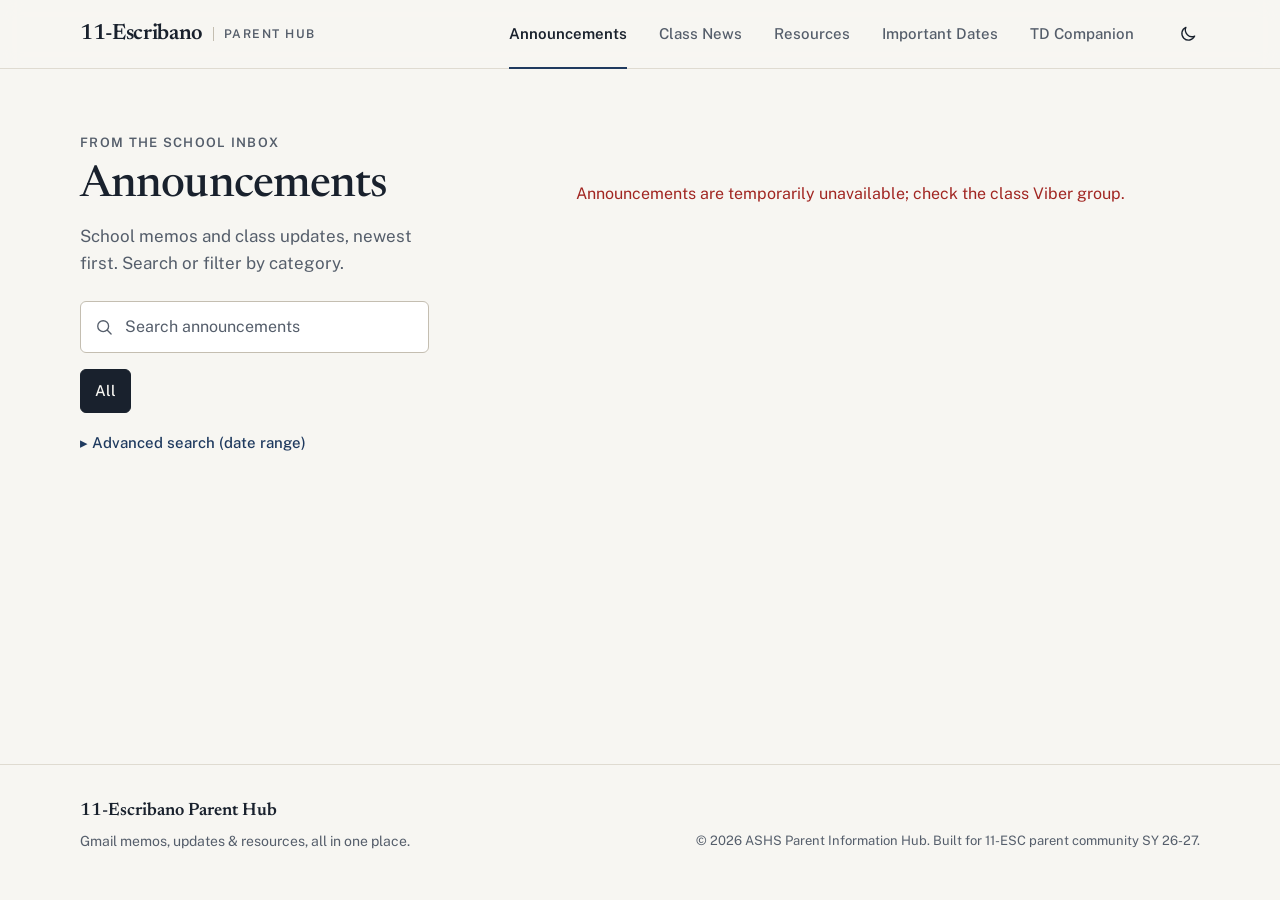
<file: website/index.html>
<!DOCTYPE html>
<html lang="en">
<head>
  <meta charset="UTF-8" />
  <meta name="viewport" content="width=device-width, initial-scale=1.0" />
  <title>School Parent Information Hub</title>
  <meta name="description" content="Latest school announcements, events, and updates for parents." />
  <meta name="robots" content="noindex, nofollow" />
  <link rel="icon" href="favicon.svg" type="image/svg+xml" />
  <link rel="preconnect" href="https://fonts.googleapis.com" />
  <link rel="preconnect" href="https://fonts.gstatic.com" crossorigin />
  <link rel="stylesheet" href="https://fonts.googleapis.com/css2?family=Newsreader:opsz,wght@6..72,500;6..72,600&amp;family=Public+Sans:wght@400;500;600&amp;display=swap" />
  <link rel="stylesheet" href="style.css?v=4" />
  <!-- Applies the saved/system theme before first paint, avoiding a flash
       of the wrong theme. theme.js (loaded later) only handles the toggle. -->
  <script>
    (function () {
      var saved = localStorage.getItem('theme');
      var theme = saved || (window.matchMedia('(prefers-color-scheme: dark)').matches ? 'dark' : 'light');
      document.documentElement.setAttribute('data-theme', theme);
    })();
  </script>
</head>
<body>
  <a class="skip-link" href="#main">Skip to content</a>

  <!-- ============================== HEADER ============================== -->
  <header class="site-header">
    <div class="header-inner">
      <a class="brand" href="index.html">
        <span class="brand-name">11-Escribano</span>
        <span class="brand-sub">Parent Hub</span>
      </a>
      <nav class="site-nav" aria-label="Site sections">
        <a href="index.html" class="site-nav-link is-active" aria-current="page">Announcements</a>
        <a href="news.html" class="site-nav-link">Class News</a>
        <a href="resources.html" class="site-nav-link">Resources</a>
        <a href="important-dates.html" class="site-nav-link">Important Dates</a>
        <a href="td-companion.html" class="site-nav-link">TD Companion</a>
      </nav>
      <!-- Icons swap via CSS on [data-theme]; theme.js only updates the label. -->
      <button id="theme-toggle" class="theme-toggle" type="button" aria-label="Toggle dark mode">
        <svg class="icon icon-moon" viewBox="0 0 24 24" aria-hidden="true" focusable="false"><path d="M20 14.5A8 8 0 0 1 9.5 4a8 8 0 1 0 10.5 10.5z"/></svg>
        <svg class="icon icon-sun" viewBox="0 0 24 24" aria-hidden="true" focusable="false"><circle cx="12" cy="12" r="4"/><path d="M12 2.5v2M12 19.5v2M4.6 4.6l1.4 1.4M18 18l1.4 1.4M2.5 12h2M19.5 12h2M4.6 19.4L6 18M18 6l1.4-1.4"/></svg>
      </button>
    </div>
  </header>

  <!-- ============================== MAIN ============================== -->
  <main class="container" id="main">

    <div id="mock-banner" class="mock-banner" hidden>Preview mode: showing sample data from mock/announcements.json (not real announcements).</div>

    <div class="page-layout">
      <div class="page-head">
        <p class="eyebrow">From the school inbox</p>
        <h1 class="page-title">Announcements</h1>
        <p class="page-subtitle">School memos and class updates, newest first. Search or filter by category.</p>

        <!-- Controls: search + category filter -->
          <section class="controls" aria-label="Search and filter announcements">
          <div class="search-wrap">
          <svg class="icon search-icon" viewBox="0 0 24 24" aria-hidden="true" focusable="false"><circle cx="11" cy="11" r="6.5"/><path d="M16 16l4.5 4.5"/></svg>
            <label for="search-input" class="visually-hidden">Search announcements</label>
            <input
              type="search"
              id="search-input"
              class="search-input"
              placeholder="Search announcements"
              autocomplete="off"
            />
          </div>

          <!-- Multi-select category chips: click to toggle a category on/off.
               No chips selected (besides "All") means no category restriction.
               The "All" chip is the only one hardcoded — the rest are built by
               Render.buildCategoryChips() from whatever categories actually
               appear in the fetched data, so a brand-new category shows up
               automatically with no HTML changes needed. -->
          <div id="category-chips" class="category-chips" role="group" aria-label="Filter by category">
            <button type="button" class="category-chip is-active" data-category="all">All</button>
          </div>

          <button
            type="button"
            id="advanced-search-toggle"
            class="advanced-search-toggle"
            aria-expanded="false"
            aria-controls="advanced-search-panel"
          >
            ▸ Advanced search (date range)
          </button>

          <div id="advanced-search-panel" class="advanced-search-panel" hidden>
            <div class="date-field">
              <label for="date-from">From</label>
              <input type="date" id="date-from" />
            </div>
            <div class="date-field">
              <label for="date-to">To</label>
              <input type="date" id="date-to" />
            </div>
            <button type="button" id="date-clear" class="date-clear-btn">Clear dates</button>
          </div>
        </section>

      </div>

      <div class="page-body">
        <!-- Status row: result count -->
        <p id="result-count" class="result-count" aria-live="polite"></p>

        <!-- Loading indicator -->
        <div id="loading-indicator" class="loading-indicator" role="status">
          <div class="spinner" aria-hidden="true"></div>
          <p>Loading announcements...</p>
        </div>

        <!-- No results message -->
        <div id="no-results" class="no-results" hidden>
          <p>No announcements found. Try a different search or category.</p>
        </div>

        <!-- Error message -->
        <div id="error-message" class="error-message" hidden>
          <p>Announcements are temporarily unavailable; check the class Viber group.</p>
        </div>

        <!-- Announcement cards render here -->
        <section id="announcements-grid" class="announcements-grid" aria-label="Announcements"></section>

        <!-- Pagination controls -->
        <nav id="pagination" class="pagination" aria-label="Announcements pages" hidden>
          <button id="pagination-prev" class="pagination-btn" type="button">← Prev</button>
          <span id="pagination-status" class="pagination-status" aria-live="polite"></span>
          <button id="pagination-next" class="pagination-btn" type="button">Next →</button>
        </nav>

      </div>
    </div>

  </main>

  <!-- ============================== READ MORE MODAL ============================== -->
  <div id="modal-overlay" class="modal-overlay" hidden>
    <div class="modal" role="dialog" aria-modal="true" aria-labelledby="modal-title">
      <button id="modal-close" class="modal-close" aria-label="Close"><svg class="icon" viewBox="0 0 24 24" aria-hidden="true" focusable="false"><path d="M6 6l12 12M18 6L6 18"/></svg></button>
      <span id="modal-category" class="badge"></span>
      <h2 id="modal-title" class="modal-title"></h2>
      <p id="modal-date" class="modal-date"></p>
      <div id="modal-body" class="modal-body"></div>
      <div id="modal-attachments" class="modal-attachments"></div>
    </div>
  </div>


  <!-- ============================== FOOTER ============================== -->
  <footer class="site-footer">
    <div class="footer-inner">
      <p class="footer-mark">11-Escribano Parent Hub</p>
      <p class="footer-note">Gmail memos, updates &amp; resources, all in one place.</p>
      <p class="footer-legal">&copy; <span id="footer-year"></span> ASHS Parent Information Hub. Built for 11-ESC parent community SY 26-27.</p>
    </div>
  </footer>

  <script src="theme.js?v=2"></script>
  <script src="app.js?v=5"></script>
</body>
</html>
</file>
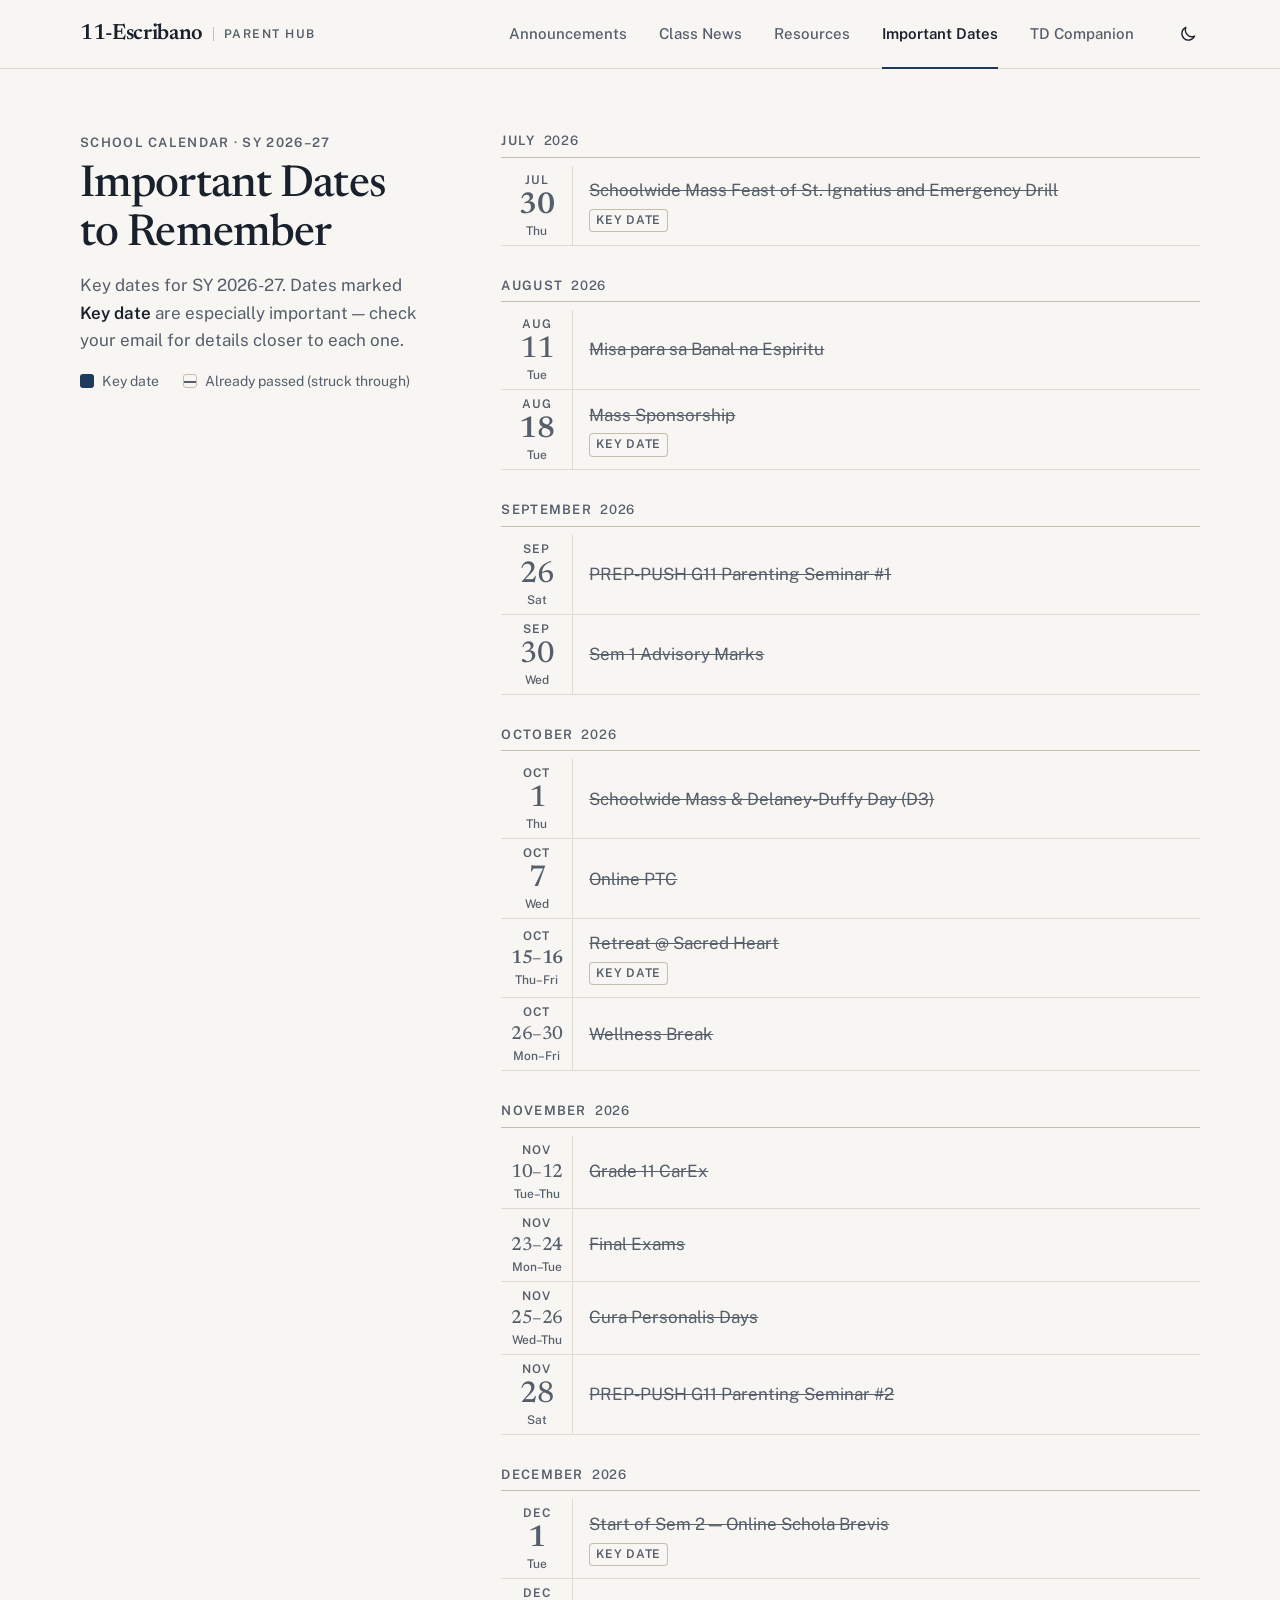
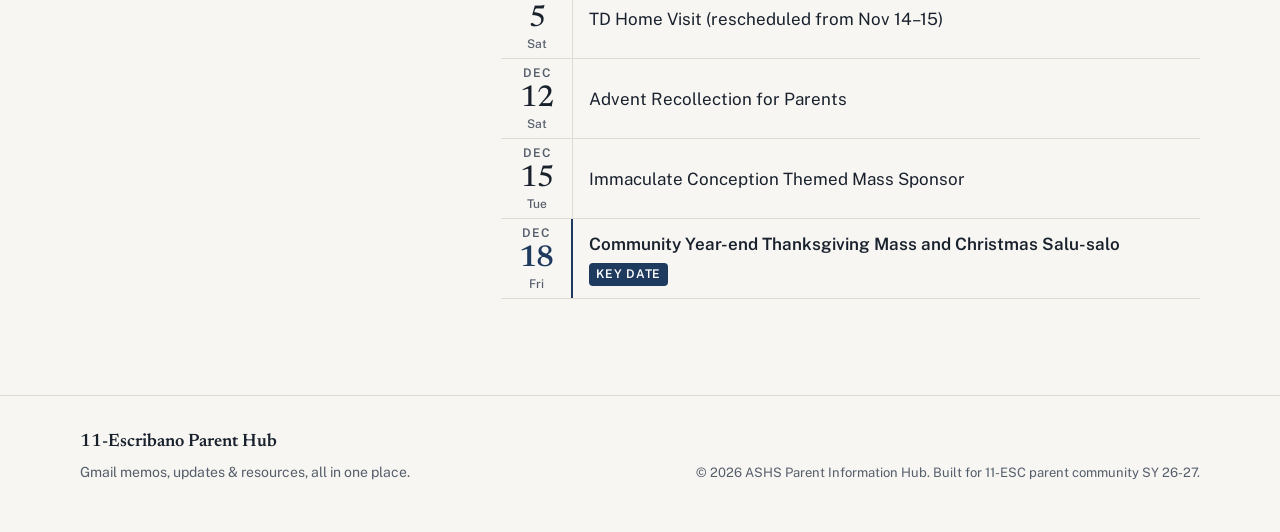
<file: website/important-dates.html>
<!DOCTYPE html>
<html lang="en">
<head>
  <meta charset="UTF-8" />
  <meta name="viewport" content="width=device-width, initial-scale=1.0" />
  <title>Important Dates — School Parent Information Hub</title>
  <meta name="description" content="Key dates for the school year for parents." />
  <meta name="robots" content="noindex, nofollow" />
  <link rel="icon" href="favicon.svg" type="image/svg+xml" />
  <link rel="preconnect" href="https://fonts.googleapis.com" />
  <link rel="preconnect" href="https://fonts.gstatic.com" crossorigin />
  <link rel="stylesheet" href="https://fonts.googleapis.com/css2?family=Newsreader:opsz,wght@6..72,500;6..72,600&amp;family=Public+Sans:wght@400;500;600&amp;display=swap" />
  <link rel="stylesheet" href="style.css?v=4" />
  <!-- Applies the saved/system theme before first paint, avoiding a flash
       of the wrong theme. theme.js (loaded later) only handles the toggle. -->
  <script>
    (function () {
      var saved = localStorage.getItem('theme');
      var theme = saved || (window.matchMedia('(prefers-color-scheme: dark)').matches ? 'dark' : 'light');
      document.documentElement.setAttribute('data-theme', theme);
    })();
  </script>
</head>
<body>
  <a class="skip-link" href="#main">Skip to content</a>

  <!-- ============================== HEADER ============================== -->
  <header class="site-header">
    <div class="header-inner">
      <a class="brand" href="index.html">
        <span class="brand-name">11-Escribano</span>
        <span class="brand-sub">Parent Hub</span>
      </a>
      <nav class="site-nav" aria-label="Site sections">
        <a href="index.html" class="site-nav-link">Announcements</a>
        <a href="news.html" class="site-nav-link">Class News</a>
        <a href="resources.html" class="site-nav-link">Resources</a>
        <a href="important-dates.html" class="site-nav-link is-active" aria-current="page">Important Dates</a>
        <a href="td-companion.html" class="site-nav-link">TD Companion</a>
      </nav>
      <!-- Icons swap via CSS on [data-theme]; theme.js only updates the label. -->
      <button id="theme-toggle" class="theme-toggle" type="button" aria-label="Toggle dark mode">
        <svg class="icon icon-moon" viewBox="0 0 24 24" aria-hidden="true" focusable="false"><path d="M20 14.5A8 8 0 0 1 9.5 4a8 8 0 1 0 10.5 10.5z"/></svg>
        <svg class="icon icon-sun" viewBox="0 0 24 24" aria-hidden="true" focusable="false"><circle cx="12" cy="12" r="4"/><path d="M12 2.5v2M12 19.5v2M4.6 4.6l1.4 1.4M18 18l1.4 1.4M2.5 12h2M19.5 12h2M4.6 19.4L6 18M18 6l1.4-1.4"/></svg>
      </button>
    </div>
  </header>

  <!-- ============================== MAIN ============================== -->
  <main class="container" id="main">

    <div class="page-layout">
      <div class="page-head">
        <p class="eyebrow">School calendar · SY 2026–27</p>
        <h1 class="page-title">Important Dates to Remember</h1>
        <p class="page-subtitle">Key dates for SY 2026-27. Dates marked <strong>Key date</strong> are especially important — check your email for details closer to each one.</p>
        <p class="dates-legend"><span class="legend-item"><span class="legend-swatch is-key" aria-hidden="true"></span>Key date</span><span class="legend-item"><span class="legend-swatch is-passed" aria-hidden="true"></span>Already passed (struck through)</span></p>
      </div>

      <div class="page-body">
    <!--
      Static, manually maintained list — no backend/API involved, and not
      tied to Gmail import. When the school calendar changes, edit this
      list directly. Use class="date-row is-highlighted" (plus a <span class="date-key">Key date</span>) on an <li> for a date that
      should stand out (matches the bolded/colored dates in the source
      calendar slides), class="date-row" otherwise. Each <li> sits in the
      <ul class="dates-list"> of its month's .dates-group section; the
      visible date is the .date-block, and the visually-hidden span reads
      the full date to screen readers.

      data-date (single day) or data-end-date (multi-day entries — use the
      LAST day of the range) is a plain ISO yyyy-mm-dd used only to detect
      already-passed dates and strike them through — see the script at the
      bottom of this file. It's never displayed; the visible text is
      whatever's inside the <li>, so keep both in sync when editing.
    -->
      <section class="dates-group" aria-labelledby="m-july">
        <h2 class="dates-month" id="m-july">July <span class="dates-month-year">2026</span></h2>
        <ul class="dates-list">
          <li class="date-row is-highlighted" data-date="2026-07-30">
            <span class="date-block" aria-hidden="true"><span class="date-block-month">Jul</span><span class="date-block-day">30</span><span class="date-block-dow">Thu</span></span>
            <span class="date-row-body"><span class="visually-hidden">July 30 (Thu): </span><span class="date-row-title">Schoolwide Mass Feast of St. Ignatius and Emergency Drill</span><span class="date-key">Key date</span></span>
          </li>
        </ul>
      </section>
      <section class="dates-group" aria-labelledby="m-august">
        <h2 class="dates-month" id="m-august">August <span class="dates-month-year">2026</span></h2>
        <ul class="dates-list">
          <li class="date-row" data-date="2026-08-11">
            <span class="date-block" aria-hidden="true"><span class="date-block-month">Aug</span><span class="date-block-day">11</span><span class="date-block-dow">Tue</span></span>
            <span class="date-row-body"><span class="visually-hidden">August 11 (Tue): </span><span class="date-row-title">Misa para sa Banal na Espiritu</span></span>
          </li>
          <li class="date-row is-highlighted" data-date="2026-08-18">
            <span class="date-block" aria-hidden="true"><span class="date-block-month">Aug</span><span class="date-block-day">18</span><span class="date-block-dow">Tue</span></span>
            <span class="date-row-body"><span class="visually-hidden">August 18 (Tue): </span><span class="date-row-title">Mass Sponsorship</span><span class="date-key">Key date</span></span>
          </li>
        </ul>
      </section>
      <section class="dates-group" aria-labelledby="m-september">
        <h2 class="dates-month" id="m-september">September <span class="dates-month-year">2026</span></h2>
        <ul class="dates-list">
          <li class="date-row" data-date="2026-09-26">
            <span class="date-block" aria-hidden="true"><span class="date-block-month">Sep</span><span class="date-block-day">26</span><span class="date-block-dow">Sat</span></span>
            <span class="date-row-body"><span class="visually-hidden">September 26 (Sat): </span><span class="date-row-title">PREP-PUSH G11 Parenting Seminar #1</span></span>
          </li>
          <li class="date-row" data-date="2026-09-30">
            <span class="date-block" aria-hidden="true"><span class="date-block-month">Sep</span><span class="date-block-day">30</span><span class="date-block-dow">Wed</span></span>
            <span class="date-row-body"><span class="visually-hidden">September 30 (Wed): </span><span class="date-row-title">Sem 1 Advisory Marks</span></span>
          </li>
        </ul>
      </section>
      <section class="dates-group" aria-labelledby="m-october">
        <h2 class="dates-month" id="m-october">October <span class="dates-month-year">2026</span></h2>
        <ul class="dates-list">
          <li class="date-row" data-date="2026-10-01">
            <span class="date-block" aria-hidden="true"><span class="date-block-month">Oct</span><span class="date-block-day">1</span><span class="date-block-dow">Thu</span></span>
            <span class="date-row-body"><span class="visually-hidden">October 1 (Thu): </span><span class="date-row-title">Schoolwide Mass &amp; Delaney-Duffy Day (D3)</span></span>
          </li>
          <li class="date-row" data-date="2026-10-07">
            <span class="date-block" aria-hidden="true"><span class="date-block-month">Oct</span><span class="date-block-day">7</span><span class="date-block-dow">Wed</span></span>
            <span class="date-row-body"><span class="visually-hidden">October 7 (Wed): </span><span class="date-row-title">Online PTC</span></span>
          </li>
          <li class="date-row is-highlighted" data-end-date="2026-10-16">
            <span class="date-block is-range" aria-hidden="true"><span class="date-block-month">Oct</span><span class="date-block-day">15–16</span><span class="date-block-dow">Thu–Fri</span></span>
            <span class="date-row-body"><span class="visually-hidden">October 15 (Thu) – 16 (Fri): </span><span class="date-row-title">Retreat @ Sacred Heart</span><span class="date-key">Key date</span></span>
          </li>
          <li class="date-row" data-end-date="2026-10-30">
            <span class="date-block is-range" aria-hidden="true"><span class="date-block-month">Oct</span><span class="date-block-day">26–30</span><span class="date-block-dow">Mon–Fri</span></span>
            <span class="date-row-body"><span class="visually-hidden">October 26 (Mon) – 30 (Fri): </span><span class="date-row-title">Wellness Break</span></span>
          </li>
        </ul>
      </section>
      <section class="dates-group" aria-labelledby="m-november">
        <h2 class="dates-month" id="m-november">November <span class="dates-month-year">2026</span></h2>
        <ul class="dates-list">
          <li class="date-row" data-end-date="2026-11-12">
            <span class="date-block is-range" aria-hidden="true"><span class="date-block-month">Nov</span><span class="date-block-day">10–12</span><span class="date-block-dow">Tue–Thu</span></span>
            <span class="date-row-body"><span class="visually-hidden">November 10 (Tue) – 12 (Thu): </span><span class="date-row-title">Grade 11 CarEx</span></span>
          </li>
          <li class="date-row" data-end-date="2026-11-24">
            <span class="date-block is-range" aria-hidden="true"><span class="date-block-month">Nov</span><span class="date-block-day">23–24</span><span class="date-block-dow">Mon–Tue</span></span>
            <span class="date-row-body"><span class="visually-hidden">November 23 (Mon) – 24 (Tue): </span><span class="date-row-title">Final Exams</span></span>
          </li>
          <li class="date-row" data-end-date="2026-11-26">
            <span class="date-block is-range" aria-hidden="true"><span class="date-block-month">Nov</span><span class="date-block-day">25–26</span><span class="date-block-dow">Wed–Thu</span></span>
            <span class="date-row-body"><span class="visually-hidden">November 25 (Wed) – 26 (Thu): </span><span class="date-row-title">Cura Personalis Days</span></span>
          </li>
          <li class="date-row" data-date="2026-11-28">
            <span class="date-block" aria-hidden="true"><span class="date-block-month">Nov</span><span class="date-block-day">28</span><span class="date-block-dow">Sat</span></span>
            <span class="date-row-body"><span class="visually-hidden">November 28 (Sat): </span><span class="date-row-title">PREP-PUSH G11 Parenting Seminar #2</span></span>
          </li>
        </ul>
      </section>
      <section class="dates-group" aria-labelledby="m-december">
        <h2 class="dates-month" id="m-december">December <span class="dates-month-year">2026</span></h2>
        <ul class="dates-list">
          <li class="date-row is-highlighted" data-date="2026-12-01">
            <span class="date-block" aria-hidden="true"><span class="date-block-month">Dec</span><span class="date-block-day">1</span><span class="date-block-dow">Tue</span></span>
            <span class="date-row-body"><span class="visually-hidden">December 1 (Tue): </span><span class="date-row-title">Start of Sem 2 — Online Schola Brevis</span><span class="date-key">Key date</span></span>
          </li>
          <li class="date-row" data-date="2026-12-05">
            <span class="date-block" aria-hidden="true"><span class="date-block-month">Dec</span><span class="date-block-day">5</span><span class="date-block-dow">Sat</span></span>
            <span class="date-row-body"><span class="visually-hidden">December 5 (Sat): </span><span class="date-row-title">TD Home Visit (rescheduled from Nov 14–15)</span></span>
          </li>
          <li class="date-row" data-date="2026-12-12">
            <span class="date-block" aria-hidden="true"><span class="date-block-month">Dec</span><span class="date-block-day">12</span><span class="date-block-dow">Sat</span></span>
            <span class="date-row-body"><span class="visually-hidden">December 12 (Sat): </span><span class="date-row-title">Advent Recollection for Parents</span></span>
          </li>
          <li class="date-row" data-date="2026-12-15">
            <span class="date-block" aria-hidden="true"><span class="date-block-month">Dec</span><span class="date-block-day">15</span><span class="date-block-dow">Tue</span></span>
            <span class="date-row-body"><span class="visually-hidden">December 15 (Tue): </span><span class="date-row-title">Immaculate Conception Themed Mass Sponsor</span></span>
          </li>
          <li class="date-row is-highlighted" data-date="2026-12-18">
            <span class="date-block" aria-hidden="true"><span class="date-block-month">Dec</span><span class="date-block-day">18</span><span class="date-block-dow">Fri</span></span>
            <span class="date-row-body"><span class="visually-hidden">December 18 (Fri): </span><span class="date-row-title">Community Year-end Thanksgiving Mass and Christmas Salu-salo</span><span class="date-key">Key date</span></span>
          </li>
        </ul>
      </section>
      </div>
    </div>

  </main>

  <!-- ============================== FOOTER ============================== -->
  <footer class="site-footer">
    <div class="footer-inner">
      <p class="footer-mark">11-Escribano Parent Hub</p>
      <p class="footer-note">Gmail memos, updates &amp; resources, all in one place.</p>
      <p class="footer-legal">&copy; <span id="footer-year"></span> ASHS Parent Information Hub. Built for 11-ESC parent community SY 26-27.</p>
    </div>
  </footer>

  <script src="theme.js?v=2"></script>
  <script>
    document.getElementById('footer-year').textContent = new Date().getFullYear();

    // Strikes through any entry whose day (or, for a range, whose last
    // day) is strictly before today — so today's own date isn't struck
    // through while it's still happening, only starting the day after.
    // Runs fresh on every page load, so this stays correct with zero
    // maintenance as the school year progresses.
    (function () {
      var today = new Date();
      today.setHours(0, 0, 0, 0);

      document.querySelectorAll('.dates-list li[data-date], .dates-list li[data-end-date]').forEach(function (li) {
        var isoDate = li.dataset.endDate || li.dataset.date;
        var eventDate = new Date(isoDate + 'T00:00:00');
        if (eventDate < today) {
          li.classList.add('is-passed');
        }
      });
    })();
  </script>
</body>
</html>
</file>
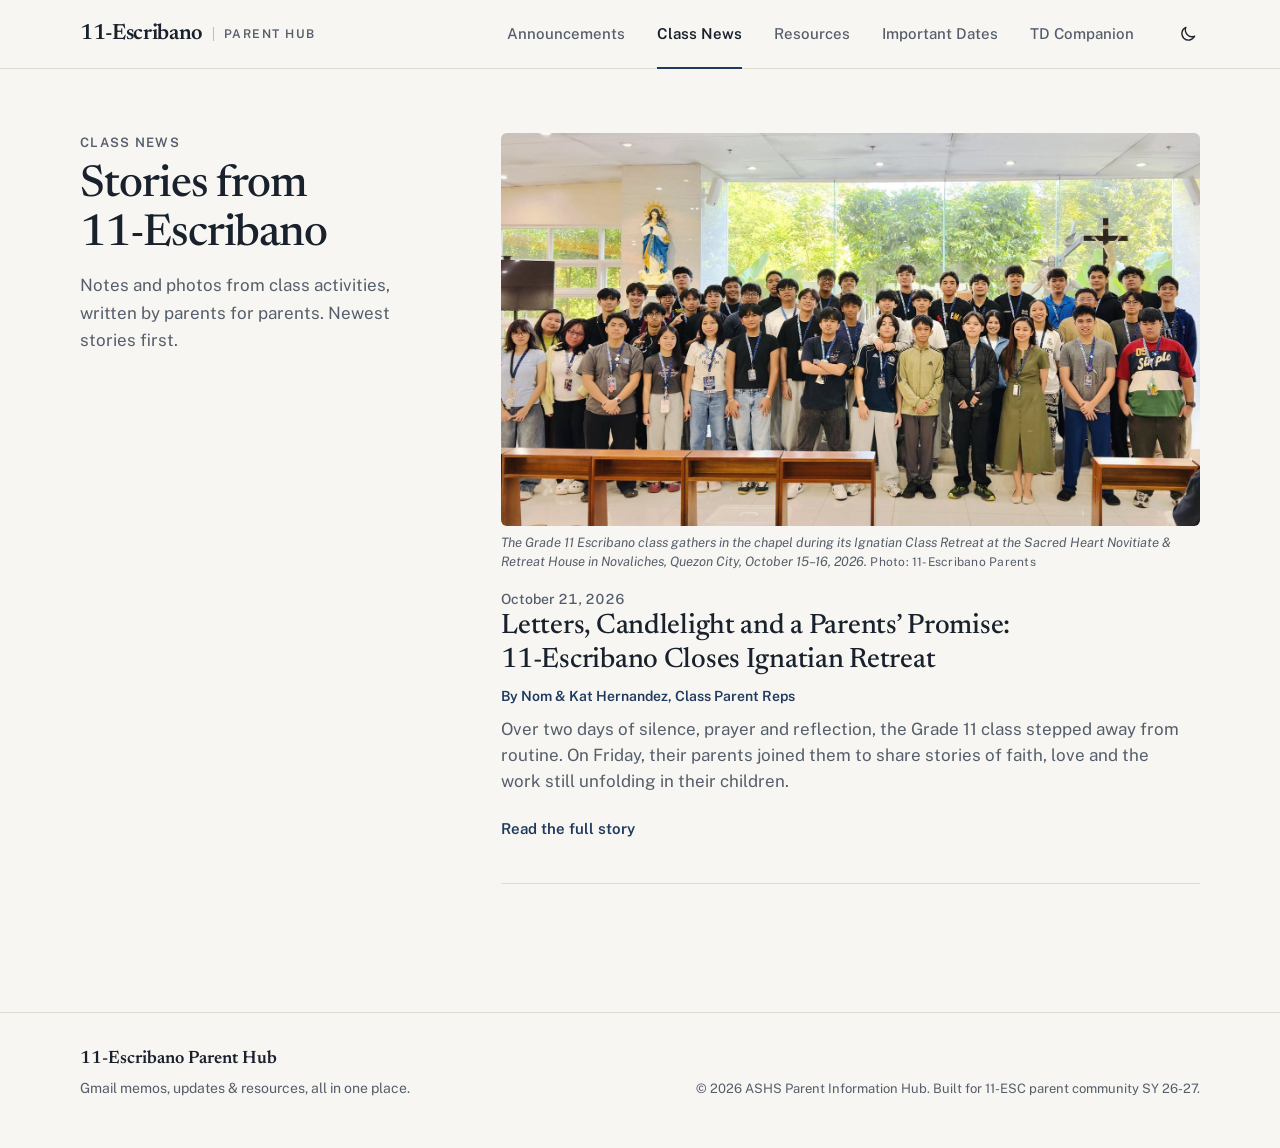
<file: website/news.html>
<!DOCTYPE html>
<html lang="en">
<head>
  <meta charset="UTF-8" />
  <meta name="viewport" content="width=device-width, initial-scale=1.0" />
  <title>Class News — School Parent Information Hub</title>
  <meta name="description" content="Stories and updates from the 11-Escribano class, written by parents for parents." />
  <meta name="robots" content="noindex, nofollow" />
  <link rel="icon" href="favicon.svg" type="image/svg+xml" />
  <link rel="preconnect" href="https://fonts.googleapis.com" />
  <link rel="preconnect" href="https://fonts.gstatic.com" crossorigin />
  <link rel="stylesheet" href="https://fonts.googleapis.com/css2?family=Newsreader:opsz,wght@6..72,500;6..72,600&amp;family=Public+Sans:wght@400;500;600&amp;display=swap" />
  <link rel="stylesheet" href="style.css?v=11" />
  <!-- Applies the saved/system theme before first paint, avoiding a flash
       of the wrong theme. theme.js (loaded later) only handles the toggle. -->
  <script>
    (function () {
      var saved = localStorage.getItem('theme');
      var theme = saved || (window.matchMedia('(prefers-color-scheme: dark)').matches ? 'dark' : 'light');
      document.documentElement.setAttribute('data-theme', theme);
    })();
  </script>
</head>
<body>
  <a class="skip-link" href="#main">Skip to content</a>

  <!-- ============================== HEADER ============================== -->
  <header class="site-header">
    <div class="header-inner">
      <a class="brand" href="index.html">
        <span class="brand-name">11-Escribano</span>
        <span class="brand-sub">Parent Hub</span>
      </a>
      <nav class="site-nav" aria-label="Site sections">
        <a href="index.html" class="site-nav-link">Announcements</a>
        <a href="news.html" class="site-nav-link is-active" aria-current="page">Class News</a>
        <a href="resources.html" class="site-nav-link">Resources</a>
        <a href="important-dates.html" class="site-nav-link">Important Dates</a>
        <a href="td-companion.html" class="site-nav-link">TD Companion</a>
      </nav>
      <!-- Icons swap via CSS on [data-theme]; theme.js only updates the label. -->
      <button id="theme-toggle" class="theme-toggle" type="button" aria-label="Toggle dark mode">
        <svg class="icon icon-moon" viewBox="0 0 24 24" aria-hidden="true" focusable="false"><path d="M20 14.5A8 8 0 0 1 9.5 4a8 8 0 1 0 10.5 10.5z"/></svg>
        <svg class="icon icon-sun" viewBox="0 0 24 24" aria-hidden="true" focusable="false"><circle cx="12" cy="12" r="4"/><path d="M12 2.5v2M12 19.5v2M4.6 4.6l1.4 1.4M18 18l1.4 1.4M2.5 12h2M19.5 12h2M4.6 19.4L6 18M18 6l1.4-1.4"/></svg>
      </button>
    </div>
  </header>

  <!-- ============================== MAIN ============================== -->
  <main class="container" id="main">

    <div class="page-layout">
      <div class="page-head">
        <p class="eyebrow">Class News</p>
        <h1 class="page-title">Stories from 11-Escribano</h1>
        <p class="page-subtitle">Notes and photos from class activities, written by parents for parents. Newest stories first.</p>
      </div>

      <div class="page-body">
        <!-- Articles are rendered by news.js from the NEWS_ARTICLES list. -->
        <section id="news-list" class="news-list" aria-label="Class news articles">
          <noscript><p class="no-results">Please enable JavaScript to read Class News.</p></noscript>
        </section>
      </div>
    </div>

  </main>

  <!-- ============================== FOOTER ============================== -->
  <footer class="site-footer">
    <div class="footer-inner">
      <p class="footer-mark">11-Escribano Parent Hub</p>
      <p class="footer-note">Gmail memos, updates &amp; resources, all in one place.</p>
      <p class="footer-legal">&copy; <span id="footer-year"></span> ASHS Parent Information Hub. Built for 11-ESC parent community SY 26-27.</p>
    </div>
  </footer>

  <script src="theme.js?v=2"></script>
  <script src="news.js?v=7"></script>
  <script>
    document.getElementById('footer-year').textContent = new Date().getFullYear();
  </script>
</body>
</html>
</file>
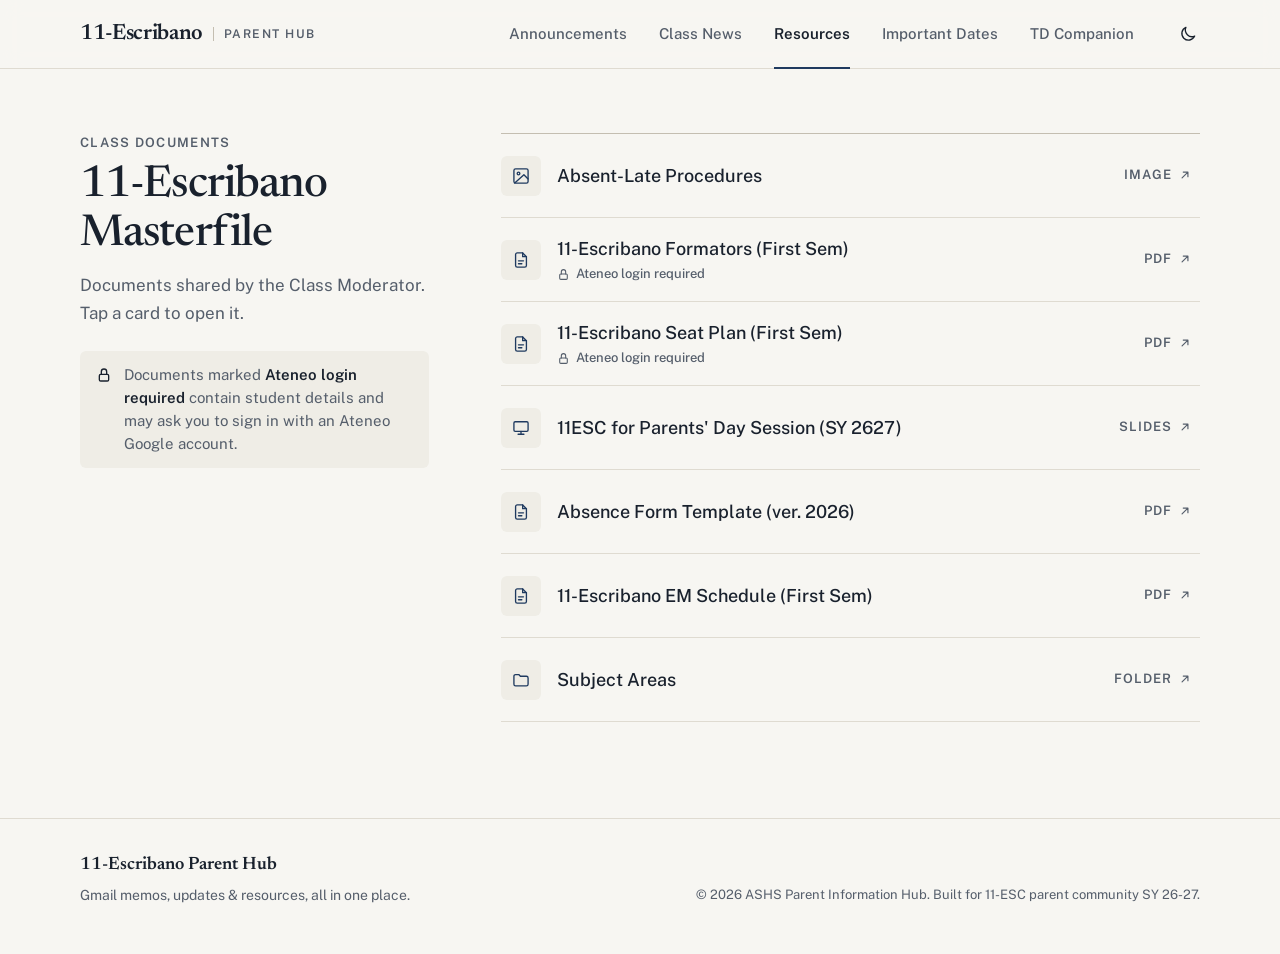
<file: website/resources.html>
<!DOCTYPE html>
<html lang="en">
<head>
  <meta charset="UTF-8" />
  <meta name="viewport" content="width=device-width, initial-scale=1.0" />
  <title>Resources — School Parent Information Hub</title>
  <meta name="description" content="Class documents and resources for parents." />
  <meta name="robots" content="noindex, nofollow" />
  <link rel="icon" href="favicon.svg" type="image/svg+xml" />
  <link rel="preconnect" href="https://fonts.googleapis.com" />
  <link rel="preconnect" href="https://fonts.gstatic.com" crossorigin />
  <link rel="stylesheet" href="https://fonts.googleapis.com/css2?family=Newsreader:opsz,wght@6..72,500;6..72,600&amp;family=Public+Sans:wght@400;500;600&amp;display=swap" />
  <link rel="stylesheet" href="style.css?v=4" />
  <!-- Applies the saved/system theme before first paint, avoiding a flash
       of the wrong theme. theme.js (loaded later) only handles the toggle. -->
  <script>
    (function () {
      var saved = localStorage.getItem('theme');
      var theme = saved || (window.matchMedia('(prefers-color-scheme: dark)').matches ? 'dark' : 'light');
      document.documentElement.setAttribute('data-theme', theme);
    })();
  </script>
</head>
<body>
  <a class="skip-link" href="#main">Skip to content</a>

  <!-- ============================== HEADER ============================== -->
  <header class="site-header">
    <div class="header-inner">
      <a class="brand" href="index.html">
        <span class="brand-name">11-Escribano</span>
        <span class="brand-sub">Parent Hub</span>
      </a>
      <nav class="site-nav" aria-label="Site sections">
        <a href="index.html" class="site-nav-link">Announcements</a>
        <a href="news.html" class="site-nav-link">Class News</a>
        <a href="resources.html" class="site-nav-link is-active" aria-current="page">Resources</a>
        <a href="important-dates.html" class="site-nav-link">Important Dates</a>
        <a href="td-companion.html" class="site-nav-link">TD Companion</a>
      </nav>
      <!-- Icons swap via CSS on [data-theme]; theme.js only updates the label. -->
      <button id="theme-toggle" class="theme-toggle" type="button" aria-label="Toggle dark mode">
        <svg class="icon icon-moon" viewBox="0 0 24 24" aria-hidden="true" focusable="false"><path d="M20 14.5A8 8 0 0 1 9.5 4a8 8 0 1 0 10.5 10.5z"/></svg>
        <svg class="icon icon-sun" viewBox="0 0 24 24" aria-hidden="true" focusable="false"><circle cx="12" cy="12" r="4"/><path d="M12 2.5v2M12 19.5v2M4.6 4.6l1.4 1.4M18 18l1.4 1.4M2.5 12h2M19.5 12h2M4.6 19.4L6 18M18 6l1.4-1.4"/></svg>
      </button>
    </div>
  </header>

  <!-- ============================== MAIN ============================== -->
  <main class="container" id="main">

    <div class="page-layout">
      <div class="page-head">
        <p class="eyebrow">Class documents</p>
        <h1 class="page-title">11-Escribano Masterfile</h1>
        <p class="page-subtitle">Documents shared by the Class Moderator. Tap a card to open it.</p>

        <!-- Shown by resources.js when RESOURCES_CONFIG.SHOW_LOGIN_REQUIRED_BADGE is true. -->
        <p id="login-note" class="resource-note" hidden>
          Documents marked <strong>Ateneo login required</strong> contain student details and may ask you to sign in with an Ateneo Google account.
        </p>
      </div>

      <div class="page-body">
        <!--
          Static, manually maintained list — no backend/API involved. When
          documents change, update this list directly (name, link, type).
          "type" controls which badge is shown: pdf | slides | folder.
        -->
        <section class="resource-grid" aria-label="Class resources">

          <a class="resource-card" href="attendance-procedure.webp" target="_blank" rel="noopener noreferrer">
            <span class="resource-icon" aria-hidden="true"><svg class="icon" viewBox="0 0 24 24" focusable="false"><rect x="3.5" y="3.5" width="17" height="17" rx="2"/><circle cx="9" cy="9" r="1.6"/><path d="M20.5 15.5l-5-5-11 10"/></svg></span>
            <span class="resource-name">Absent-Late Procedures</span>
            <span class="resource-type">Image</span>
          </a>

          <a class="resource-card" data-resource-id="formators" href="https://drive.google.com/file/d/15ATNq7yNfsidIcXhCDEBEDBD_tz9dS_2/view?usp=sharing" target="_blank" rel="noopener noreferrer">
            <span class="resource-icon" aria-hidden="true"><svg class="icon" viewBox="0 0 24 24" focusable="false"><path d="M14 3.5H7.5a2 2 0 0 0-2 2v13a2 2 0 0 0 2 2h9a2 2 0 0 0 2-2V8z"/><path d="M14 3.5V8h4.5M9 13h6M9 16.5h4"/></svg></span>
            <span class="resource-name">11-Escribano Formators (First Sem)</span>
            <span class="resource-type">PDF</span>
          </a>

          <a class="resource-card" data-resource-id="seat-plan" href="https://drive.google.com/file/d/1n72pUE3i_5_-HlSsb9Vh5Rka-9L48Ng4/view?usp=sharing" target="_blank" rel="noopener noreferrer">
            <span class="resource-icon" aria-hidden="true"><svg class="icon" viewBox="0 0 24 24" focusable="false"><path d="M14 3.5H7.5a2 2 0 0 0-2 2v13a2 2 0 0 0 2 2h9a2 2 0 0 0 2-2V8z"/><path d="M14 3.5V8h4.5M9 13h6M9 16.5h4"/></svg></span>
            <span class="resource-name">11-Escribano Seat Plan (First Sem)</span>
            <span class="resource-type">PDF</span>
          </a>

          <a class="resource-card" href="https://docs.google.com/presentation/d/1J3ImJkezr1Txa6oljybCNseaK9o10ZoHzgto5IsN9BM/edit?usp=sharing" target="_blank" rel="noopener noreferrer">
            <span class="resource-icon" aria-hidden="true"><svg class="icon" viewBox="0 0 24 24" focusable="false"><rect x="3.5" y="4.5" width="17" height="11.5" rx="1.5"/><path d="M12 16v3.5M8.5 19.5h7"/></svg></span>
            <span class="resource-name">11ESC for Parents' Day Session (SY 2627)</span>
            <span class="resource-type">Slides</span>
          </a>

          <a class="resource-card" href="https://drive.google.com/file/d/115EaVVhpvRTesvDLXEB0U2mLMIyLYl32/view?usp=sharing" target="_blank" rel="noopener noreferrer">
            <span class="resource-icon" aria-hidden="true"><svg class="icon" viewBox="0 0 24 24" focusable="false"><path d="M14 3.5H7.5a2 2 0 0 0-2 2v13a2 2 0 0 0 2 2h9a2 2 0 0 0 2-2V8z"/><path d="M14 3.5V8h4.5M9 13h6M9 16.5h4"/></svg></span>
            <span class="resource-name">Absence Form Template (ver. 2026)</span>
            <span class="resource-type">PDF</span>
          </a>

          <a class="resource-card" href="https://drive.google.com/file/d/1Zu2duCl6PFaJAR1a3zR2vg5oIXvsLZRe/view?usp=sharing" target="_blank" rel="noopener noreferrer">
            <span class="resource-icon" aria-hidden="true"><svg class="icon" viewBox="0 0 24 24" focusable="false"><path d="M14 3.5H7.5a2 2 0 0 0-2 2v13a2 2 0 0 0 2 2h9a2 2 0 0 0 2-2V8z"/><path d="M14 3.5V8h4.5M9 13h6M9 16.5h4"/></svg></span>
            <span class="resource-name">11-Escribano EM Schedule (First Sem)</span>
            <span class="resource-type">PDF</span>
          </a>

          <a class="resource-card" href="https://drive.google.com/drive/folders/15AccKdXtHK6V8I2-K74qnWDmWL4Ug_q1?usp=sharing" target="_blank" rel="noopener noreferrer">
            <span class="resource-icon" aria-hidden="true"><svg class="icon" viewBox="0 0 24 24" focusable="false"><path d="M3.5 7.5a2 2 0 0 1 2-2h3.8l2 2h7.2a2 2 0 0 1 2 2v7.5a2 2 0 0 1-2 2h-13a2 2 0 0 1-2-2z"/></svg></span>
            <span class="resource-name">Subject Areas</span>
            <span class="resource-type">Folder</span>
          </a>

        </section>
      </div>
    </div>

  </main>

  <!-- ============================== FOOTER ============================== -->
  <footer class="site-footer">
    <div class="footer-inner">
      <p class="footer-mark">11-Escribano Parent Hub</p>
      <p class="footer-note">Gmail memos, updates &amp; resources, all in one place.</p>
      <p class="footer-legal">&copy; <span id="footer-year"></span> ASHS Parent Information Hub. Built for 11-ESC parent community SY 26-27.</p>
    </div>
  </footer>

  <script src="theme.js?v=2"></script>
  <script src="resources.js?v=2"></script>
  <script>
    document.getElementById('footer-year').textContent = new Date().getFullYear();
  </script>
</body>
</html>
</file>
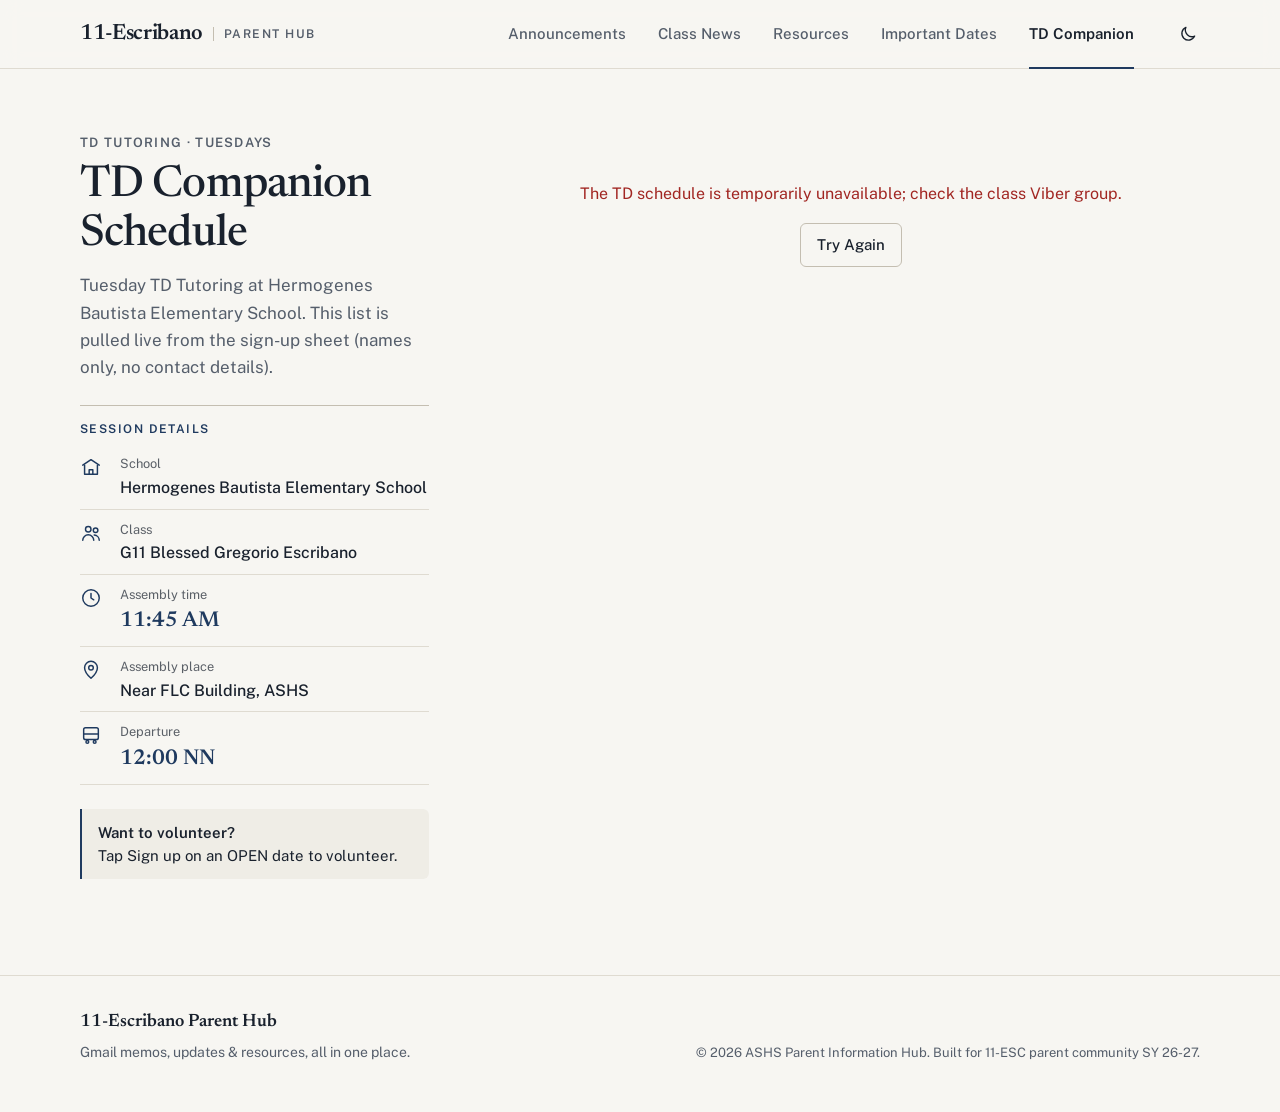
<file: website/td-companion.html>
<!DOCTYPE html>
<html lang="en">
<head>
  <meta charset="UTF-8" />
  <meta name="viewport" content="width=device-width, initial-scale=1.0" />
  <title>TD Companion — School Parent Information Hub</title>
  <meta name="description" content="TD Tutoring adult companion sign-up schedule." />
  <meta name="robots" content="noindex, nofollow" />
  <link rel="icon" href="favicon.svg" type="image/svg+xml" />
  <link rel="preconnect" href="https://fonts.googleapis.com" />
  <link rel="preconnect" href="https://fonts.gstatic.com" crossorigin />
  <link rel="stylesheet" href="https://fonts.googleapis.com/css2?family=Newsreader:opsz,wght@6..72,500;6..72,600&amp;family=Public+Sans:wght@400;500;600&amp;display=swap" />
  <link rel="stylesheet" href="style.css?v=7" />
  <!-- Applies the saved/system theme before first paint, avoiding a flash
       of the wrong theme. theme.js (loaded later) only handles the toggle. -->
  <script>
    (function () {
      var saved = localStorage.getItem('theme');
      var theme = saved || (window.matchMedia('(prefers-color-scheme: dark)').matches ? 'dark' : 'light');
      document.documentElement.setAttribute('data-theme', theme);
    })();
  </script>
</head>
<body>
  <a class="skip-link" href="#main">Skip to content</a>

  <!-- ============================== HEADER ============================== -->
  <header class="site-header">
    <div class="header-inner">
      <a class="brand" href="index.html">
        <span class="brand-name">11-Escribano</span>
        <span class="brand-sub">Parent Hub</span>
      </a>
      <nav class="site-nav" aria-label="Site sections">
        <a href="index.html" class="site-nav-link">Announcements</a>
        <a href="news.html" class="site-nav-link">Class News</a>
        <a href="resources.html" class="site-nav-link">Resources</a>
        <a href="important-dates.html" class="site-nav-link">Important Dates</a>
        <a href="td-companion.html" class="site-nav-link is-active" aria-current="page">TD Companion</a>
      </nav>
      <!-- Icons swap via CSS on [data-theme]; theme.js only updates the label. -->
      <button id="theme-toggle" class="theme-toggle" type="button" aria-label="Toggle dark mode">
        <svg class="icon icon-moon" viewBox="0 0 24 24" aria-hidden="true" focusable="false"><path d="M20 14.5A8 8 0 0 1 9.5 4a8 8 0 1 0 10.5 10.5z"/></svg>
        <svg class="icon icon-sun" viewBox="0 0 24 24" aria-hidden="true" focusable="false"><circle cx="12" cy="12" r="4"/><path d="M12 2.5v2M12 19.5v2M4.6 4.6l1.4 1.4M18 18l1.4 1.4M2.5 12h2M19.5 12h2M4.6 19.4L6 18M18 6l1.4-1.4"/></svg>
      </button>
    </div>
  </header>

  <!-- ============================== MAIN ============================== -->
  <main class="container" id="main">

    <div id="mock-banner" class="mock-banner" hidden>Preview mode: showing sample data from mock/td.json (not the real schedule).</div>

    <div class="page-layout">
      <div class="page-head">
        <p class="eyebrow">TD Tutoring · Tuesdays</p>
        <h1 class="page-title">TD Companion Schedule</h1>
        <p class="page-subtitle">
          Tuesday TD Tutoring at Hermogenes Bautista Elementary School.
          This list is pulled live from the sign-up sheet (names only, no contact details).
        </p>

        <section class="td-info" aria-labelledby="td-info-title">
          <h2 id="td-info-title" class="td-info-title">Session details</h2>
          <dl class="td-info-list">
            <div class="td-info-row"><svg class="td-info-icon" viewBox="0 0 24 24" aria-hidden="true" focusable="false"><path d="M3 10l9-6 9 6"/><path d="M5 10v10h14V10"/><path d="M10 20v-5h4v5"/></svg><dt>School</dt><dd>Hermogenes Bautista Elementary School</dd></div>
            <div class="td-info-row"><svg class="td-info-icon" viewBox="0 0 24 24" aria-hidden="true" focusable="false"><circle cx="9" cy="8" r="3"/><path d="M3 20c0-3.3 2.7-6 6-6s6 2.7 6 6"/><circle cx="17" cy="9" r="2.5"/><path d="M15.5 14.2c3 .2 5.5 2.6 5.5 5.8"/></svg><dt>Class</dt><dd>G11 Blessed Gregorio Escribano</dd></div>
            <div class="td-info-row td-info-row--key"><svg class="td-info-icon" viewBox="0 0 24 24" aria-hidden="true" focusable="false"><circle cx="12" cy="12" r="9"/><path d="M12 7v5l3 2"/></svg><dt>Assembly time</dt><dd>11:45 AM</dd></div>
            <div class="td-info-row"><svg class="td-info-icon" viewBox="0 0 24 24" aria-hidden="true" focusable="false"><path d="M12 21s-7-6.2-7-11.5a7 7 0 0 1 14 0C19 14.8 12 21 12 21z"/><circle cx="12" cy="9.5" r="2.5"/></svg><dt>Assembly place</dt><dd>Near FLC Building, ASHS</dd></div>
            <div class="td-info-row td-info-row--key"><svg class="td-info-icon" viewBox="0 0 24 24" aria-hidden="true" focusable="false"><rect x="4" y="4" width="16" height="13" rx="2"/><path d="M4 11h16"/><circle cx="8" cy="19.5" r="1.5"/><circle cx="16" cy="19.5" r="1.5"/></svg><dt>Departure</dt><dd>12:00 NN</dd></div>
          </dl>
        </section>

        <!-- Sign-up goes through a Google Form (CONFIG.SIGNUP_FORM_URL in
             td-companion.js), never the sheet itself, which holds phone numbers. -->
        <a id="td-signup-btn" class="signup-link-btn" href="#" target="_blank" rel="noopener noreferrer" hidden>
          Sign up as a companion
          <svg class="icon" viewBox="0 0 24 24" aria-hidden="true" focusable="false"><path d="M7 17L17 7M9 7h8v8"/></svg>
        </a>
        <p id="td-signup-pending" class="td-signup-pending" hidden>
          <strong>Want to volunteer?</strong>
          Tap Sign up on an OPEN date to volunteer.
        </p>
      </div>

      <div class="page-body">
        <!-- Loading indicator -->
        <div id="td-loading" class="loading-indicator" role="status">
          <div class="spinner" aria-hidden="true"></div>
          <p>Loading schedule...</p>
        </div>

        <!-- Error message -->
        <div id="td-error" class="error-message" hidden>
          <p>The TD schedule is temporarily unavailable; check the class Viber group.</p>
          <button id="td-retry" class="td-retry-btn" type="button">Try Again</button>
        </div>

        <!-- Populated by td-companion.js once the sheet loads. One
             chronological list — OPEN rows are visually flagged (colored
             border + badge) and carry their own "Sign up" link, instead of
             also being repeated in a separate callout above. -->
        <section id="td-schedule-section" hidden>
          <h2 class="td-section-title">Schedule</h2>
          <ul id="td-schedule-list" class="td-schedule-list"></ul>
        </section>

      </div>
    </div>

  </main>

  <!-- ============================== FOOTER ============================== -->
  <footer class="site-footer">
    <div class="footer-inner">
      <p class="footer-mark">11-Escribano Parent Hub</p>
      <p class="footer-note">Gmail memos, updates &amp; resources, all in one place.</p>
      <p class="footer-legal">&copy; <span id="footer-year"></span> ASHS Parent Information Hub. Built for 11-ESC parent community SY 26-27.</p>
    </div>
  </footer>

  <script src="theme.js?v=2"></script>
  <script>
    document.getElementById('footer-year').textContent = new Date().getFullYear();
  </script>
  <!-- ?v= is a manual cache-buster: bump it whenever td-companion.js
       changes, so a visitor's browser can't keep running old cached JS
       for up to 10 minutes after a fix ships (see README). -->
  <script src="td-companion.js?v=8"></script>
</body>
</html>
</file>
<file: website/style.css>
/* ============================================================================
   11-ESCRIBANO PARENT HUB — Stylesheet
   Calm editorial system: warm paper ground, one ink-navy accent, a single
   warm accent reserved for OPEN TD slots, hairline rules instead of heavy
   cards, and a serif/sans pairing (Newsreader + Public Sans).
   Mobile-first; desktop (>= 1024px) switches to a two-column layout with a
   sticky page-intro column on the left.
   ============================================================================ */

/* ---------- Design tokens ---------- */
:root {
  color-scheme: light;

  /* Surfaces & ink */
  --bg: #f7f6f2;
  --surface: #ffffff;
  --surface-2: #efede6;
  --text: #19212d;
  --text-muted: #555e6b;
  --rule: #dfdbd1;
  --rule-strong: #c4beb1;

  /* The one accent: ink navy */
  --accent: #1f3a5f;
  --accent-ink: #ffffff;          /* text on --accent */
  --accent-tint: #e5ebf3;
  --accent-text: #1f3a5f;         /* accent used as text on --bg */

  /* Warm accent: OPEN volunteer slots only */
  --warm: #a3441a;
  --warm-ink: #ffffff;
  --warm-tint: #f9ece4;
  --warm-text: #93391a;

  --danger: #a12622;
  --focus: #1f3a5f;
  --overlay: rgba(20, 24, 32, 0.5);

  /* Type */
  --font-display: 'Newsreader', 'Iowan Old Style', 'Palatino Linotype', Palatino, Georgia, serif;
  --font-body: 'Public Sans', -apple-system, BlinkMacSystemFont, 'Segoe UI', Roboto, 'Helvetica Neue', Arial, sans-serif;

  /* Spacing scale (4px base) */
  --s-1: 4px;
  --s-2: 8px;
  --s-3: 12px;
  --s-4: 16px;
  --s-5: 24px;
  --s-6: 32px;
  --s-7: 48px;
  --s-8: 64px;

  --radius: 6px;
  --radius-sm: 4px;
  --gutter: 20px;
  --brand-row: 56px;
  --nav-row: 48px;
  --max: 1200px;
}

:root[data-theme="dark"] {
  color-scheme: dark;

  --bg: #10151c;
  --surface: #161d26;
  --surface-2: #1d2631;
  --text: #ebe8e1;
  --text-muted: #a2abb7;
  --rule: #29323e;
  --rule-strong: #3b4655;

  --accent: #a9c2e4;
  --accent-ink: #0f1722;
  --accent-tint: #1c2a3c;
  --accent-text: #b4cbea;

  --warm: #eea374;
  --warm-ink: #22130a;
  --warm-tint: #2c1f17;
  --warm-text: #f2b089;

  --danger: #f08a80;
  --focus: #b4cbea;
  --overlay: rgba(0, 0, 0, 0.65);
}

/* ---------- Reset & base ---------- */
*,
*::before,
*::after {
  box-sizing: border-box;
}

html,
body {
  margin: 0;
  padding: 0;
  /* Safety net: content (e.g. a long URL from an email body) that slips
     past a component's own wrapping rules scrolls within itself instead
     of stretching the whole page and breaking mobile layout. */
  overflow-x: hidden;
}

html {
  -webkit-text-size-adjust: 100%;
  text-size-adjust: 100%;
}

body {
  display: flex;
  flex-direction: column;
  min-height: 100vh;
  font-family: var(--font-body);
  font-size: 1rem;
  line-height: 1.6;
  background-color: var(--bg);
  color: var(--text);
  -webkit-font-smoothing: antialiased;
  -moz-osx-font-smoothing: grayscale;
  font-feature-settings: 'kern' 1;
}

img {
  max-width: 100%;
}

a {
  color: var(--accent-text);
  text-underline-offset: 0.18em;
  text-decoration-thickness: 1px;
}

h1, h2, h3 {
  font-family: var(--font-display);
  font-weight: 500;
  letter-spacing: -0.01em;
  line-height: 1.2;
  margin: 0;
}

button,
input {
  font: inherit;
  color: inherit;
}

button {
  -webkit-tap-highlight-color: transparent;
}

:focus-visible {
  outline: 2px solid var(--focus);
  outline-offset: 2px;
  border-radius: var(--radius-sm);
}

::selection {
  background: var(--accent-tint);
  color: var(--text);
}

.visually-hidden {
  position: absolute !important;
  width: 1px;
  height: 1px;
  padding: 0;
  margin: -1px;
  overflow: hidden;
  clip: rect(0 0 0 0);
  white-space: nowrap;
  border: 0;
}

/* Author display rules (e.g. .signup-link-btn's inline-flex) would
   otherwise override the HTML hidden attribute. */
[hidden] {
  display: none !important;
}

.icon {
  width: 20px;
  height: 20px;
  flex-shrink: 0;
  fill: none;
  stroke: currentColor;
  stroke-width: 1.6;
  stroke-linecap: round;
  stroke-linejoin: round;
}

.skip-link {
  position: absolute;
  left: var(--s-3);
  top: -100px;
  z-index: 300;
  padding: var(--s-3) var(--s-4);
  background: var(--accent);
  color: var(--accent-ink);
  font-weight: 600;
  border-radius: var(--radius);
  text-decoration: none;
}

.skip-link:focus {
  top: var(--s-3);
}

/* ---------- Header ---------- */
/* On phones the wordmark row scrolls away and only the tab row stays
   pinned (negative sticky offset = height of the wordmark row). */
.site-header {
  position: sticky;
  top: calc(-1 * var(--brand-row));
  z-index: 100;
  background-color: var(--bg);
  border-bottom: 1px solid var(--rule);
}

@supports ((-webkit-backdrop-filter: blur(1px)) or (backdrop-filter: blur(1px))) {
  .site-header {
    background-color: color-mix(in srgb, var(--bg) 88%, transparent);
    -webkit-backdrop-filter: saturate(1.4) blur(10px);
    backdrop-filter: saturate(1.4) blur(10px);
  }
}

.header-inner {
  max-width: var(--max);
  margin: 0 auto;
  padding: 0 var(--gutter);
  display: grid;
  grid-template-columns: 1fr auto;
  grid-template-rows: var(--brand-row) var(--nav-row);
  align-items: center;
}

.brand {
  display: inline-flex;
  align-items: baseline;
  gap: 10px;
  min-height: 44px;
  align-self: center;
  align-items: center;
  color: var(--text);
  text-decoration: none;
  justify-self: start;
}

.brand-name {
  font-family: var(--font-display);
  font-size: 1.375rem;
  font-weight: 600;
  letter-spacing: -0.015em;
  line-height: 1;
}

.brand-sub {
  font-size: 0.75rem;
  font-weight: 600;
  letter-spacing: 0.12em;
  text-transform: uppercase;
  color: var(--text-muted);
  padding-left: 10px;
  border-left: 1px solid var(--rule-strong);
  line-height: 1.2;
}

.theme-toggle {
  grid-column: 2;
  grid-row: 1;
  width: 44px;
  height: 44px;
  margin-right: -10px;
  display: inline-flex;
  align-items: center;
  justify-content: center;
  border: 0;
  border-radius: var(--radius);
  background: transparent;
  color: var(--text);
  cursor: pointer;
}

.theme-toggle:hover {
  background-color: var(--surface-2);
}

.theme-toggle .icon-sun,
:root[data-theme="dark"] .theme-toggle .icon-moon {
  display: none;
}

:root[data-theme="dark"] .theme-toggle .icon-sun {
  display: block;
}

.site-nav {
  grid-column: 1 / -1;
  grid-row: 2;
  align-self: stretch;
  display: flex;
  gap: var(--s-5);
  margin: 0 calc(-1 * var(--gutter));
  padding: 0 var(--gutter);
  /* Scrolls horizontally instead of wrapping once tabs don't fit. */
  overflow-x: auto;
  scrollbar-width: none;
  -webkit-overflow-scrolling: touch;
}

.site-nav::-webkit-scrollbar {
  display: none;
}

/* theme.js adds .is-scrollable only if the tabs don't fit; the right-edge
   fade hints that there's more to swipe to. */
.site-nav.is-scrollable {
  -webkit-mask-image: linear-gradient(to right, #000 calc(100% - 32px), transparent);
  mask-image: linear-gradient(to right, #000 calc(100% - 32px), transparent);
  padding-right: 40px;
}

.site-nav-link {
  position: relative;
  display: inline-flex;
  align-items: center;
  min-height: 44px;
  flex-shrink: 0;
  white-space: nowrap;
  font-size: 0.9375rem;
  font-weight: 500;
  color: var(--text-muted);
  text-decoration: none;
}

.site-nav-link::after {
  content: '';
  position: absolute;
  left: 0;
  right: 0;
  bottom: -1px;
  height: 2px;
  background: transparent;
}

.site-nav-link:hover {
  color: var(--text);
}

.site-nav-link.is-active {
  color: var(--text);
  font-weight: 600;
}

.site-nav-link.is-active::after {
  background: var(--accent);
}

.site-nav-link:focus-visible {
  outline-offset: -2px;
}

/* ---------- Page layout ---------- */
.container {
  flex: 1 0 auto;
  width: 100%;
  max-width: var(--max);
  margin: 0 auto;
  padding: var(--s-6) var(--gutter) var(--s-8);
}

.page-head {
  margin-bottom: var(--s-6);
}

.eyebrow {
  margin: 0 0 var(--s-2);
  font-size: 0.8125rem;
  font-weight: 600;
  letter-spacing: 0.1em;
  text-transform: uppercase;
  color: var(--text-muted);
}

.page-title {
  font-size: 2.125rem;
  line-height: 1.12;
  letter-spacing: -0.02em;
  color: var(--text);
  text-wrap: balance;
}

.page-subtitle {
  margin: var(--s-3) 0 0;
  font-size: 1.0625rem;
  line-height: 1.6;
  color: var(--text-muted);
  max-width: 38em;
  text-wrap: pretty;
}

.page-subtitle strong {
  color: var(--text);
  font-weight: 600;
}

/* Section label used above lists (TD schedule, month groups). */
.td-section-title,
.dates-month {
  display: flex;
  align-items: baseline;
  gap: var(--s-2);
  margin: 0 0 var(--s-2);
  padding-bottom: var(--s-2);
  font-family: var(--font-body);
  font-size: 0.8125rem;
  font-weight: 600;
  letter-spacing: 0.1em;
  text-transform: uppercase;
  color: var(--text-muted);
  border-bottom: 1px solid var(--rule-strong);
}

.mock-banner {
  margin: 0 0 var(--s-5);
  padding: var(--s-3) var(--s-4);
  border: 1px dashed var(--rule-strong);
  border-radius: var(--radius);
  color: var(--text-muted);
  font-size: 0.875rem;
  line-height: 1.5;
}

.mock-banner::before {
  content: 'Preview';
  margin-right: var(--s-2);
  padding: 1px 6px;
  border-radius: var(--radius-sm);
  background: var(--surface-2);
  color: var(--text);
  font-size: 0.75rem;
  font-weight: 600;
  letter-spacing: 0.06em;
  text-transform: uppercase;
}

/* ---------- Controls (Announcements) ---------- */
.controls {
  display: flex;
  flex-direction: column;
  gap: var(--s-4);
  margin-top: var(--s-5);
}

.search-wrap {
  position: relative;
  width: 100%;
}

.search-icon {
  position: absolute;
  left: 14px;
  top: 50%;
  transform: translateY(-50%);
  color: var(--text-muted);
  pointer-events: none;
}

.search-input {
  width: 100%;
  min-height: 48px;
  padding: 12px 14px 12px 44px;
  font-size: 1rem;
  border: 1px solid var(--rule-strong);
  border-radius: var(--radius);
  background-color: var(--surface);
  color: var(--text);
  -webkit-appearance: none;
  appearance: none;
}

.search-input::placeholder {
  color: var(--text-muted);
  opacity: 1;
}

.search-input:hover {
  border-color: var(--text-muted);
}

.search-input:focus {
  outline: none;
  border-color: var(--accent);
  box-shadow: 0 0 0 1px var(--accent);
}

/* Category chips: square-cornered tags with a colour dot; the selected
   chip is filled with ink, so state doesn't rely on the dot colour. */
.category-chips {
  display: flex;
  flex-wrap: wrap;
  gap: var(--s-2);
}

.category-chip {
  display: inline-flex;
  align-items: center;
  gap: var(--s-2);
  min-height: 44px;
  padding: 0 14px;
  font-size: 0.9375rem;
  font-weight: 500;
  border-radius: var(--radius);
  border: 1px solid var(--rule-strong);
  background-color: transparent;
  color: var(--text);
  cursor: pointer;
}

.category-chip::before {
  content: '';
  width: 8px;
  height: 8px;
  border-radius: 50%;
  background: var(--chip-color, transparent);
}

.category-chip[data-category="all"]::before {
  display: none;
}

.category-chip:hover {
  border-color: var(--text-muted);
}

.category-chip.is-active {
  background-color: var(--text);
  border-color: var(--text);
  color: var(--bg);
}

.category-chip.is-active::before {
  box-shadow: 0 0 0 1.5px var(--bg);
}

.advanced-search-toggle {
  align-self: flex-start;
  min-height: 44px;
  margin: calc(-1 * var(--s-2)) 0;
  padding: 0;
  background: none;
  border: none;
  color: var(--accent-text);
  font-size: 0.9375rem;
  font-weight: 500;
  cursor: pointer;
}

.advanced-search-toggle:hover {
  text-decoration: underline;
  text-underline-offset: 0.18em;
}

.advanced-search-panel {
  display: flex;
  flex-wrap: wrap;
  align-items: flex-end;
  gap: var(--s-3) var(--s-4);
  padding: var(--s-4);
  background-color: var(--surface);
  border: 1px solid var(--rule);
  border-radius: var(--radius);
}

.date-field {
  display: flex;
  flex-direction: column;
  gap: var(--s-1);
  flex: 1 1 140px;
  font-size: 0.875rem;
  font-weight: 500;
  color: var(--text-muted);
}

.date-field input[type="date"] {
  min-height: 44px;
  padding: 8px 10px;
  border: 1px solid var(--rule-strong);
  border-radius: var(--radius);
  background-color: var(--bg);
  color: var(--text);
  font-size: 1rem;
}

.date-clear-btn,
.pagination-btn,
.td-retry-btn {
  display: inline-flex;
  align-items: center;
  justify-content: center;
  min-height: 44px;
  padding: 0 var(--s-4);
  font-size: 0.9375rem;
  font-weight: 500;
  color: var(--text);
  background-color: transparent;
  border: 1px solid var(--rule-strong);
  border-radius: var(--radius);
  cursor: pointer;
}

.date-clear-btn:hover,
.pagination-btn:hover:not(:disabled),
.td-retry-btn:hover {
  background-color: var(--surface-2);
}

/* ---------- Result count / states ---------- */
.result-count {
  margin: 0;
  padding-bottom: var(--s-2);
  font-size: 0.8125rem;
  font-weight: 600;
  letter-spacing: 0.1em;
  text-transform: uppercase;
  color: var(--text-muted);
  border-bottom: 1px solid var(--rule-strong);
}

.result-count:empty {
  display: none;
}

.loading-indicator,
.no-results,
.error-message {
  padding: var(--s-7) var(--s-4);
  text-align: center;
  color: var(--text-muted);
}

.error-message {
  color: var(--danger);
}

.error-message p,
.loading-indicator p,
.no-results p {
  margin: 0;
}

.td-retry-btn {
  margin-top: var(--s-4);
  color: var(--text);
}

.spinner {
  width: 28px;
  height: 28px;
  margin: 0 auto var(--s-3);
  border: 2px solid var(--rule);
  border-top-color: var(--accent);
  border-radius: 50%;
  animation: spin 0.9s linear infinite;
}

@keyframes spin {
  to { transform: rotate(360deg); }
}

/* ---------- Announcement feed ---------- */
/* Each announcement is a row separated by hairlines, not a floating card.
   The title/date wrapper uses display: contents so date, title, excerpt,
   category and "Read more" can be placed on one grid. */
.announcements-grid {
  display: flex;
  flex-direction: column;
}

.card {
  display: grid;
  grid-template-columns: 1fr auto;
  grid-template-areas:
    "date date"
    "title title"
    "summary summary"
    "badge footer";
  column-gap: var(--s-4);
  padding: var(--s-5) 0;
  border-bottom: 1px solid var(--rule);
  /* Grid items default to min-width: auto, so a long unbroken word or URL
     would otherwise force the row wider than the viewport. */
  min-width: 0;
  overflow-wrap: break-word;
}

.card-header {
  display: contents;
}

.card-date {
  grid-area: date;
  margin: 0 0 var(--s-2);
  font-size: 0.875rem;
  font-weight: 500;
  color: var(--text-muted);
  font-variant-numeric: tabular-nums;
}

.card-title {
  grid-area: title;
  font-size: 1.375rem;
  line-height: 1.25;
  font-weight: 500;
  color: var(--text);
  text-wrap: balance;
  min-width: 0;
}

.card-summary {
  grid-area: summary;
  margin: var(--s-2) 0 var(--s-3);
  font-size: 1rem;
  line-height: 1.6;
  color: var(--text-muted);
  max-width: 40em;
}

.card > .badge {
  grid-area: badge;
  align-self: center;
  justify-self: start;
}

.card-footer {
  grid-area: footer;
  display: flex;
  align-items: center;
}

.read-more-btn {
  display: inline-flex;
  align-items: center;
  min-height: 44px;
  padding: 0 0 0 var(--s-2);
  background: none;
  border: none;
  color: var(--accent-text);
  font-weight: 600;
  font-size: 0.9375rem;
  cursor: pointer;
}

.read-more-btn:hover {
  text-decoration: underline;
  text-underline-offset: 0.18em;
}

/* Category label: text + small colour dot (colour comes from app.js as
   --cat-color). Quiet by design; the word carries the meaning. */
.badge {
  display: inline-flex;
  align-items: center;
  gap: 7px;
  font-size: 0.8125rem;
  font-weight: 600;
  letter-spacing: 0.06em;
  text-transform: uppercase;
  color: var(--text-muted);
  white-space: nowrap;
}

.badge::before {
  content: '';
  width: 8px;
  height: 8px;
  border-radius: 50%;
  background: var(--cat-color, var(--text-muted));
}

/* ---------- Pagination ---------- */
.pagination {
  display: flex;
  align-items: center;
  justify-content: space-between;
  gap: var(--s-4);
  margin-top: var(--s-5);
}

.pagination-btn:disabled {
  color: var(--text-muted);
  border-color: var(--rule);
  cursor: not-allowed;
}

.pagination-status {
  font-size: 0.9375rem;
  color: var(--text-muted);
  text-align: center;
  font-variant-numeric: tabular-nums;
}

/* ---------- Modal ---------- */
.modal-overlay {
  position: fixed;
  inset: 0;
  z-index: 200;
  display: flex;
  align-items: flex-end;
  justify-content: center;
  padding: 0;
  background-color: var(--overlay);
}

.modal {
  position: relative;
  width: 100%;
  max-width: 680px;
  max-height: 88vh;
  overflow-y: auto;
  overflow-wrap: break-word;
  padding: var(--s-6) var(--gutter) var(--s-6);
  background-color: var(--surface);
  border-radius: 12px 12px 0 0;
  border: 1px solid var(--rule);
  box-shadow: 0 -8px 40px rgba(0, 0, 0, 0.18);
}

@media (min-width: 640px) {
  .modal-overlay {
    align-items: center;
    padding: var(--s-5);
  }

  .modal {
    padding: var(--s-7) var(--s-7) var(--s-6);
    border-radius: var(--radius);
    box-shadow: 0 24px 60px rgba(0, 0, 0, 0.22);
  }
}

.modal-close {
  position: absolute;
  top: var(--s-3);
  right: var(--s-3);
  width: 44px;
  height: 44px;
  display: inline-flex;
  align-items: center;
  justify-content: center;
  background: none;
  border: none;
  border-radius: var(--radius);
  color: var(--text-muted);
  cursor: pointer;
}

.modal-close:hover {
  color: var(--text);
  background: var(--surface-2);
}

.modal-title {
  margin: var(--s-3) 0 var(--s-1);
  padding-right: var(--s-6);
  font-size: 1.75rem;
  line-height: 1.2;
  text-wrap: balance;
}

.modal-date {
  margin: 0 0 var(--s-5);
  padding-bottom: var(--s-4);
  border-bottom: 1px solid var(--rule);
  color: var(--text-muted);
  font-size: 0.9375rem;
}

.modal-body {
  white-space: pre-wrap;
  color: var(--text);
  font-size: 1.0625rem;
  line-height: 1.65;
}

/* Applied when rendering a sanitized HTML email body instead of plain
   text — real markup already provides its own line breaks/spacing. */
.modal-body.is-rich {
  white-space: normal;
  overflow-wrap: break-word;
}

.modal-body.is-rich p {
  margin: 0 0 var(--s-3);
}

.modal-body.is-rich a {
  color: var(--accent-text);
}

.modal-body.is-rich img {
  max-width: 100%;
  height: auto;
  border-radius: var(--radius);
  margin: var(--s-2) 0;
}

.modal-body.is-rich ul,
.modal-body.is-rich ol {
  padding-left: 22px;
  margin: 0 0 var(--s-3);
}

.modal-body.is-rich blockquote {
  margin: 0 0 var(--s-3);
  padding-left: var(--s-3);
  border-left: 2px solid var(--rule-strong);
  color: var(--text-muted);
}

.modal-body.is-rich table {
  width: 100%;
  border-collapse: collapse;
  margin: 0 0 var(--s-3);
  /* Fixed layout makes columns share the table's own width instead of
     expanding to fit their content (nested email layout tables). */
  table-layout: fixed;
}

.modal-body.is-rich th,
.modal-body.is-rich td {
  border: 1px solid var(--rule);
  padding: 6px 10px;
  text-align: left;
  overflow-wrap: break-word;
}

.modal-body.is-rich hr {
  border: none;
  border-top: 1px solid var(--rule);
  margin: var(--s-4) 0;
}

.modal-attachments {
  margin-top: var(--s-5);
  padding-top: var(--s-4);
  border-top: 1px solid var(--rule);
  font-size: 0.9375rem;
  color: var(--text-muted);
}

.modal-attachments:empty {
  display: none;
}

.modal-attachments strong {
  font-size: 0.8125rem;
  letter-spacing: 0.1em;
  text-transform: uppercase;
  color: var(--text-muted);
}

.attachment-list {
  display: flex;
  flex-direction: column;
  gap: var(--s-3);
  margin-top: var(--s-2);
}

.attachment-item {
  border: 1px solid var(--rule);
  border-radius: var(--radius);
  overflow: hidden;
}

.attachment-image-preview {
  display: block;
  width: 100%;
  max-height: 320px;
  object-fit: contain;
  background-color: var(--surface-2);
}

.attachment-pdf-preview {
  display: block;
  width: 100%;
  height: 360px;
  border: none;
}

.attachment-name-row {
  padding: var(--s-3) var(--s-3);
  font-size: 0.9375rem;
  color: var(--text);
  background-color: var(--surface-2);
}

.attachment-name-row a {
  color: var(--accent-text);
}

/* ---------- Resources ---------- */
.resource-note {
  position: relative;
  margin: var(--s-5) 0 0;
  padding: var(--s-3) var(--s-4) var(--s-3) 44px;
  font-size: 0.9375rem;
  line-height: 1.55;
  color: var(--text-muted);
  background: var(--surface-2);
  border-radius: var(--radius);
}

.resource-note strong {
  color: var(--text);
  font-weight: 600;
}

/* Lock glyph drawn in CSS (shared by the note and login badges). */
.resource-note::before,
.resource-login-badge::before {
  content: '';
  display: inline-block;
  width: 14px;
  height: 14px;
  background-color: currentColor;
  -webkit-mask: url("data:image/svg+xml,%3Csvg xmlns='http://www.w3.org/2000/svg' viewBox='0 0 24 24' fill='none' stroke='black' stroke-width='2' stroke-linecap='round' stroke-linejoin='round'%3E%3Crect x='5' y='11' width='14' height='10' rx='2'/%3E%3Cpath d='M8 11V7a4 4 0 0 1 8 0v4'/%3E%3C/svg%3E") center / contain no-repeat;
  mask: url("data:image/svg+xml,%3Csvg xmlns='http://www.w3.org/2000/svg' viewBox='0 0 24 24' fill='none' stroke='black' stroke-width='2' stroke-linecap='round' stroke-linejoin='round'%3E%3Crect x='5' y='11' width='14' height='10' rx='2'/%3E%3Cpath d='M8 11V7a4 4 0 0 1 8 0v4'/%3E%3C/svg%3E") center / contain no-repeat;
}

.resource-note::before {
  position: absolute;
  left: var(--s-4);
  top: 16px;
  width: 16px;
  height: 16px;
  color: var(--text);
}

.resource-grid {
  display: grid;
  grid-template-columns: 1fr;
  border-top: 1px solid var(--rule-strong);
}

.resource-card {
  display: grid;
  grid-template-columns: 40px 1fr auto;
  align-items: center;
  gap: var(--s-4);
  min-height: 76px;
  padding: var(--s-4) var(--s-1) var(--s-4) 0;
  border-bottom: 1px solid var(--rule);
  text-decoration: none;
  color: var(--text);
  min-width: 0;
  overflow-wrap: break-word;
}

.resource-card:focus-visible {
  outline-offset: -2px;
}

.resource-icon {
  display: inline-flex;
  align-items: center;
  justify-content: center;
  width: 40px;
  height: 40px;
  border-radius: var(--radius);
  background: var(--surface-2);
  color: var(--accent-text);
}

.resource-name {
  min-width: 0;
  font-size: 1.0625rem;
  font-weight: 500;
  line-height: 1.4;
}

.resource-type {
  display: inline-flex;
  align-items: center;
  gap: 6px;
  font-size: 0.8125rem;
  font-weight: 600;
  letter-spacing: 0.08em;
  text-transform: uppercase;
  color: var(--text-muted);
}

/* Arrow after the type label: "opens elsewhere". */
.resource-type::after {
  content: '';
  width: 14px;
  height: 14px;
  background-color: currentColor;
  -webkit-mask: url("data:image/svg+xml,%3Csvg xmlns='http://www.w3.org/2000/svg' viewBox='0 0 24 24' fill='none' stroke='black' stroke-width='2' stroke-linecap='round' stroke-linejoin='round'%3E%3Cpath d='M7 17L17 7M9 7h8v8'/%3E%3C/svg%3E") center / contain no-repeat;
  mask: url("data:image/svg+xml,%3Csvg xmlns='http://www.w3.org/2000/svg' viewBox='0 0 24 24' fill='none' stroke='black' stroke-width='2' stroke-linecap='round' stroke-linejoin='round'%3E%3Cpath d='M7 17L17 7M9 7h8v8'/%3E%3C/svg%3E") center / contain no-repeat;
}

.resource-card:hover .resource-name {
  text-decoration: underline;
  text-decoration-thickness: 1px;
  text-underline-offset: 0.18em;
}

.resource-card:hover .resource-type {
  color: var(--accent-text);
}

.resource-login-badge {
  display: flex;
  align-items: center;
  gap: 6px;
  width: fit-content;
  margin-top: var(--s-1);
  font-size: 0.8125rem;
  font-weight: 500;
  color: var(--text-muted);
}

.resource-login-badge::before {
  width: 13px;
  height: 13px;
}

/* ---------- Date block (Important Dates + TD Companion) ---------- */
.date-block {
  display: flex;
  flex-direction: column;
  align-items: center;
  justify-content: center;
  width: 64px;
  min-height: 72px;
  padding: var(--s-2) 0;
  border-right: 1px solid var(--rule);
  color: var(--text);
  text-align: center;
  line-height: 1;
  flex-shrink: 0;
}

.date-block-month {
  font-size: 0.75rem;
  font-weight: 600;
  letter-spacing: 0.1em;
  text-transform: uppercase;
  color: var(--text-muted);
}

.date-block-day {
  margin: 5px 0 4px;
  font-family: var(--font-display);
  font-size: 1.875rem;
  font-weight: 500;
  letter-spacing: -0.02em;
  font-variant-numeric: lining-nums tabular-nums;
}

.date-block.is-range .date-block-day {
  font-size: 1.1875rem;
  margin: 7px 0 6px;
  letter-spacing: -0.03em;
}

.date-block-dow {
  font-size: 0.75rem;
  font-weight: 500;
  color: var(--text-muted);
}

/* ---------- Important Dates ---------- */
.dates-legend {
  display: flex;
  flex-wrap: wrap;
  gap: var(--s-2) var(--s-5);
  margin: var(--s-4) 0 0;
  font-size: 0.875rem;
  color: var(--text-muted);
}

.legend-item {
  display: inline-flex;
  align-items: center;
  gap: var(--s-2);
}

.legend-swatch {
  width: 14px;
  height: 14px;
  border-radius: 3px;
}

.legend-swatch.is-key {
  background: var(--accent);
}

.legend-swatch.is-passed {
  background: linear-gradient(to bottom, transparent 6px, var(--text-muted) 6px, var(--text-muted) 8px, transparent 8px);
  border: 1px solid var(--rule-strong);
}

.dates-group + .dates-group {
  margin-top: var(--s-6);
}

.dates-month-year {
  font-weight: 500;
  letter-spacing: 0.06em;
}

.dates-list {
  list-style: none;
  margin: 0;
  padding: 0;
}

.date-row {
  display: flex;
  align-items: stretch;
  gap: var(--s-4);
  border-bottom: 1px solid var(--rule);
}

.date-row-body {
  display: flex;
  flex-direction: column;
  justify-content: center;
  gap: 6px;
  padding: var(--s-3) 0;
  min-width: 0;
}

.date-row-title {
  font-size: 1.0625rem;
  line-height: 1.45;
  color: var(--text);
  text-wrap: pretty;
}

.date-key {
  display: inline-flex;
  align-items: center;
  width: fit-content;
  padding: 2px 7px;
  border-radius: var(--radius-sm);
  background: var(--accent);
  color: var(--accent-ink);
  font-size: 0.75rem;
  font-weight: 600;
  letter-spacing: 0.06em;
  text-transform: uppercase;
}

.date-row.is-highlighted .date-row-title {
  font-weight: 600;
}

.date-row.is-highlighted .date-block {
  border-right: 2px solid var(--accent);
}

.date-row.is-highlighted .date-block-day {
  color: var(--accent-text);
  font-weight: 600;
}

/* Applied by the script at the bottom of important-dates.html once a
   date (or, for a range, its last day) is in the past. No opacity, so
   the muted text still passes contrast; the strike-through carries it. */
.date-row.is-passed .date-row-title {
  color: var(--text-muted);
  text-decoration: line-through;
  text-decoration-thickness: 1px;
  text-decoration-color: var(--text-muted);
  font-weight: 400;
}

.date-row.is-passed .date-block,
.date-row.is-passed .date-block-day {
  color: var(--text-muted);
}

.date-row.is-passed .date-block {
  border-right: 1px solid var(--rule);
}

.date-row.is-passed .date-key {
  background: transparent;
  color: var(--text-muted);
  box-shadow: inset 0 0 0 1px var(--rule-strong);
}

/* ---------- TD Companion ---------- */
.signup-link-btn {
  display: inline-flex;
  align-items: center;
  gap: var(--s-2);
  min-height: 48px;
  margin-top: var(--s-5);
  padding: 0 var(--s-5);
  background-color: var(--accent);
  color: var(--accent-ink);
  font-weight: 600;
  font-size: 1rem;
  text-decoration: none;
  border-radius: var(--radius);
}

.signup-link-btn:hover {
  background-color: color-mix(in srgb, var(--accent) 88%, var(--text));
}

.td-signup-pending {
  margin: var(--s-5) 0 0;
  padding: var(--s-3) var(--s-4);
  border-left: 2px solid var(--accent);
  background: var(--surface-2);
  border-radius: 0 var(--radius) var(--radius) 0;
  color: var(--text);
  font-size: 0.9375rem;
  line-height: 1.55;
}

.td-signup-pending strong {
  display: block;
  font-weight: 600;
}

.td-schedule-list {
  list-style: none;
  margin: 0;
  padding: 0;
}

.td-schedule-item {
  display: grid;
  grid-template-columns: 64px 1fr;
  grid-template-areas:
    "date main"
    "date status";
  column-gap: var(--s-4);
  align-items: center;
  border-bottom: 1px solid var(--rule);
}

.td-schedule-item > .date-block {
  grid-area: date;
  align-self: stretch;
}

.td-schedule-main {
  grid-area: main;
  align-self: end;
  padding-top: var(--s-3);
  min-width: 0;
}

.td-schedule-status {
  grid-area: status;
  align-self: start;
  display: flex;
  flex-wrap: wrap;
  align-items: center;
  gap: var(--s-3);
  padding: var(--s-2) 0 var(--s-3);
}

.td-schedule-status:empty {
  display: none;
}

.td-schedule-activity {
  display: block;
  font-size: 1.0625rem;
  font-weight: 500;
  line-height: 1.4;
  color: var(--text);
}

.td-schedule-remarks {
  margin: 2px 0 0;
  font-size: 0.9375rem;
  line-height: 1.5;
  color: var(--text-muted);
}

/* Year label on the first row of each calendar year. */
.td-year-start::before {
  content: attr(data-year);
  grid-column: 1 / -1;
  padding: var(--s-5) 0 var(--s-2);
  font-family: var(--font-display);
  font-size: 1.25rem;
  font-weight: 500;
  color: var(--text);
  border-bottom: 1px solid var(--rule);
}

.td-schedule-item.td-year-start {
  grid-template-areas:
    "year year"
    "date main"
    "date status";
}

.td-schedule-item.td-year-start:first-child::before {
  padding-top: var(--s-3);
}

/* Status badges: one shape for every state; the word is always shown. */
.td-badge {
  display: inline-flex;
  align-items: center;
  gap: 6px;
  min-height: 26px;
  padding: 2px 9px;
  border-radius: var(--radius-sm);
  font-size: 0.8125rem;
  font-weight: 600;
  line-height: 1.3;
  letter-spacing: 0.01em;
  white-space: nowrap;
}

/* Named volunteer */
.td-badge--filled {
  background-color: var(--accent-tint);
  color: var(--accent-text);
}

.td-badge--filled::before {
  content: '';
  width: 12px;
  height: 12px;
  background-color: currentColor;
  -webkit-mask: url("data:image/svg+xml,%3Csvg xmlns='http://www.w3.org/2000/svg' viewBox='0 0 24 24' fill='none' stroke='black' stroke-width='3' stroke-linecap='round' stroke-linejoin='round'%3E%3Cpath d='M5 12.5l4.5 4.5L19 7.5'/%3E%3C/svg%3E") center / contain no-repeat;
  mask: url("data:image/svg+xml,%3Csvg xmlns='http://www.w3.org/2000/svg' viewBox='0 0 24 24' fill='none' stroke='black' stroke-width='3' stroke-linecap='round' stroke-linejoin='round'%3E%3Cpath d='M5 12.5l4.5 4.5L19 7.5'/%3E%3C/svg%3E") center / contain no-repeat;
}

/* Needs a volunteer: the only warm, filled element on the site. */
.td-badge--open {
  background-color: var(--warm);
  color: var(--warm-ink);
  letter-spacing: 0.08em;
}

/* To be confirmed */
.td-badge--tbc {
  background-color: transparent;
  color: var(--text-muted);
  box-shadow: inset 0 0 0 1px var(--rule-strong);
}

/* Cancelled / Rescheduled */
.td-badge--note {
  background-color: var(--surface-2);
  color: var(--text-muted);
}

.td-open-signup {
  display: inline-flex;
  align-items: center;
  min-height: 44px;
  padding: 0 var(--s-4);
  border: 1.5px solid var(--warm);
  border-radius: var(--radius-sm);
  background: transparent;
  font: inherit;
  font-size: 0.875rem;
  font-weight: 600;
  color: var(--warm-text);
  cursor: pointer;
  white-space: nowrap;
}

.td-open-signup:hover {
  background: var(--warm);
  color: var(--warm-ink);
}

.td-open-signup:focus-visible,
.signup-dialog :focus-visible {
  outline: 2px solid var(--focus);
  outline-offset: 2px;
}

/* ---------- Sign-up dialog (bottom sheet on phones, centered card on wide) ---------- */
.signup-dialog {
  width: min(460px, calc(100vw - 2 * var(--gutter)));
  max-height: calc(100dvh - 2 * var(--s-5));
  padding: 0;
  border: 1px solid var(--rule);
  border-top: 3px solid var(--accent);
  border-radius: var(--radius);
  background: var(--bg);
  color: var(--text);
  font-family: var(--font-body);
  box-shadow: 0 18px 48px rgba(20, 24, 32, 0.22);
}

.signup-dialog::backdrop {
  background: var(--overlay);
}

.signup-form,
.signup-done {
  padding: var(--s-5);
}

.signup-head {
  position: relative;
  padding-right: 44px;
  margin-bottom: var(--s-4);
}

.signup-head .eyebrow {
  margin: 0 0 var(--s-1);
}

.signup-title {
  margin: 0;
  font-family: var(--font-display);
  font-weight: 600;
  font-size: 1.75rem;
  line-height: 1.15;
  color: var(--text);
}

.signup-when {
  margin: var(--s-1) 0 0;
  color: var(--warm-text);
  font-weight: 600;
}

.signup-close {
  position: absolute;
  top: -6px;
  right: -10px;
  width: 44px;
  height: 44px;
  display: inline-flex;
  align-items: center;
  justify-content: center;
  border: 0;
  border-radius: var(--radius-sm);
  background: transparent;
  color: var(--text-muted);
  cursor: pointer;
}

.signup-close:hover { color: var(--text); background: var(--surface-2); }

.signup-field {
  margin-bottom: var(--s-4);
}

.signup-field label {
  display: block;
  margin-bottom: var(--s-1);
  font-weight: 600;
  font-size: 0.9375rem;
}

.signup-field .req { color: var(--danger); }

.signup-field input {
  width: 100%;
  min-height: 46px;
  padding: var(--s-2) var(--s-3);
  border: 1px solid var(--rule-strong);
  border-radius: var(--radius-sm);
  background: var(--surface);
  color: var(--text);
  font: inherit;
  font-size: 1rem; /* 16px keeps iOS from zooming */
}

.signup-field input[aria-invalid="true"] {
  border-color: var(--danger);
  box-shadow: inset 0 0 0 1px var(--danger);
}

.signup-hint {
  margin: var(--s-1) 0 0;
  color: var(--text-muted);
  font-size: 0.8125rem;
}

.signup-err {
  margin: var(--s-1) 0 0;
  color: var(--danger);
  font-size: 0.875rem;
  font-weight: 600;
}

.signup-err:empty,
.signup-status:empty { display: none; }

.signup-consent {
  margin: 0 0 var(--s-4);
  padding: var(--s-2) var(--s-3);
  border-left: 2px solid var(--accent);
  background: var(--surface-2);
  font-size: 0.875rem;
  color: var(--text);
}

.signup-status {
  margin: 0 0 var(--s-4);
  padding: var(--s-2) var(--s-3);
  border-left: 2px solid var(--warm);
  background: var(--warm-tint);
  color: var(--text);
  font-size: 0.875rem;
}

.signup-actions {
  display: flex;
  justify-content: flex-end;
  gap: var(--s-3);
}

.signup-cancel,
.signup-submit {
  min-height: 44px;
  padding: 0 var(--s-5);
  border-radius: var(--radius-sm);
  font: inherit;
  font-weight: 600;
  cursor: pointer;
}

.signup-cancel {
  border: 1px solid var(--rule-strong);
  background: transparent;
  color: var(--text);
}

.signup-submit {
  border: 0;
  background: var(--accent);
  color: var(--accent-ink);
}

.signup-submit:disabled { opacity: 0.7; cursor: progress; }

.signup-done-text { margin: var(--s-3) 0 var(--s-5); line-height: 1.55; }

@media (max-width: 599px) {
  .signup-dialog {
    width: 100vw;
    max-width: 100vw;
    margin: auto 0 0;
    border-radius: var(--radius) var(--radius) 0 0;
    border-left: 0;
    border-right: 0;
    border-bottom: 0;
  }
  .signup-actions > * { flex: 1; }
}

/* Upcoming OPEN row: warm rule + tint behind the date block. */
.td-schedule-item.is-open > .date-block {
  background: var(--warm-tint);
  border-right: 2px solid var(--warm);
}

.td-schedule-item.is-open .date-block-day {
  color: var(--warm-text);
}

/* Past rows: muted, no opacity (keeps text above AA). */
.td-schedule-item.is-passed .td-schedule-activity,
.td-schedule-item.is-passed .date-block,
.td-schedule-item.is-passed .date-block-day {
  color: var(--text-muted);
}

.td-schedule-item.is-passed .td-schedule-activity {
  font-weight: 400;
}

.td-schedule-item.is-passed .td-badge--filled {
  background: var(--surface-2);
  color: var(--text-muted);
}

.td-schedule-item.is-note:not(.is-passed) .td-schedule-activity {
  color: var(--text-muted);
}

/* ---------- Footer ---------- */
.site-footer {
  border-top: 1px solid var(--rule);
  color: var(--text-muted);
  font-size: 0.875rem;
}

.footer-inner {
  max-width: var(--max);
  margin: 0 auto;
  padding: var(--s-6) var(--gutter) var(--s-7);
}

.site-footer p {
  margin: 0;
}

.footer-mark {
  font-family: var(--font-display);
  font-size: 1.125rem;
  font-weight: 600;
  color: var(--text);
}

.footer-note {
  margin-top: var(--s-1) !important;
}

.footer-legal {
  margin-top: var(--s-4) !important;
  font-size: 0.8125rem;
}

/* ---------- Tablet ---------- */
@media (min-width: 640px) {
  :root {
    --gutter: 32px;
  }

  .page-title {
    font-size: 2.5rem;
  }

  .td-schedule-item,
  .td-schedule-item.td-year-start {
    grid-template-columns: 72px 1fr auto;
    grid-template-areas: "date main status";
  }

  .td-schedule-item.td-year-start {
    grid-template-areas:
      "year year year"
      "date main status";
  }

  .td-schedule-main {
    align-self: center;
    padding: var(--s-4) 0;
  }

  .td-schedule-status {
    align-self: center;
    justify-content: flex-end;
    padding: var(--s-4) 0;
  }

  .date-block,
  .td-schedule-item > .date-block {
    width: 72px;
  }

  .card {
    grid-template-columns: 1fr auto;
  }
}

/* ---------- Desktop ---------- */
@media (min-width: 1024px) {
  :root {
    --gutter: 40px;
  }

  .site-header {
    top: 0;
  }

  .header-inner {
    grid-template-columns: auto 1fr auto;
    grid-template-rows: 68px;
    column-gap: var(--s-6);
  }

  .site-nav {
    grid-column: 2;
    grid-row: 1;
    justify-content: flex-end;
    gap: var(--s-6);
    margin: 0;
    padding: 0;
    overflow: visible;
  }

  .site-nav.is-scrollable {
    -webkit-mask-image: none;
    mask-image: none;
    padding-right: 0;
  }

  .site-nav-link {
    min-height: 68px;
  }

  .theme-toggle {
    grid-column: 3;
    margin-right: -10px;
  }

  .container {
    padding-top: var(--s-8);
    padding-bottom: 96px;
  }

  .page-layout {
    display: grid;
    grid-template-columns: minmax(280px, 4fr) 8fr;
    column-gap: 72px;
    align-items: start;
  }

  .page-head {
    position: sticky;
    top: calc(68px + var(--s-6));
    margin-bottom: 0;
  }

  .page-title {
    font-size: 2.75rem;
  }

  .page-subtitle {
    font-size: 1.0625rem;
  }

  .page-body {
    min-width: 0;
  }

  /* Announcements: date in its own left column, like a ledger. */
  .card {
    grid-template-columns: 128px 1fr auto;
    grid-template-areas:
      "date title title"
      "date summary summary"
      "date badge footer";
    padding: var(--s-5) 0 var(--s-4);
  }

  .card-date {
    margin: 7px 0 0;
  }

  .card-title {
    font-size: 1.5rem;
  }

  .resource-card {
    min-height: 84px;
    padding-right: var(--s-2);
  }

  .resource-name {
    font-size: 1.125rem;
  }

  .footer-inner {
    display: grid;
    grid-template-columns: minmax(280px, 4fr) 8fr;
    column-gap: 72px;
    align-items: end;
  }

  .footer-legal {
    margin-top: 0 !important;
    text-align: right;
  }

  .footer-note {
    grid-column: 1;
  }

  .footer-legal {
    grid-column: 2;
    grid-row: 1 / span 2;
  }
}

/* ---------- Motion ---------- */
@media (prefers-reduced-motion: no-preference) {
  .site-nav-link::after,
  .category-chip,
  .resource-icon,
  .theme-toggle,
  .read-more-btn {
    transition: background-color 0.15s ease, color 0.15s ease, border-color 0.15s ease;
  }
}

@media (prefers-reduced-motion: reduce) {
  *,
  *::before,
  *::after {
    animation-duration: 0.01ms !important;
    animation-iteration-count: 1 !important;
    transition-duration: 0.01ms !important;
    scroll-behavior: auto !important;
  }

  .spinner {
    animation: none;
    border-top-color: var(--rule);
  }
}

/* ---------- Windows high contrast ---------- */
@media (forced-colors: active) {
  .td-badge,
  .date-key,
  .category-chip {
    border: 1px solid CanvasText;
  }
}

/* TD session details */
.td-info{margin:24px 0;border-top:1px solid var(--rule-strong);padding-top:16px}
.td-info-title{font-size:.75rem;letter-spacing:.12em;text-transform:uppercase;font-weight:600;margin:0 0 8px;color:var(--accent-text);font-family:inherit}
.td-info-list{margin:0;display:grid}
.td-info-row{display:grid;grid-template-columns:28px 1fr;column-gap:12px;align-items:start;padding:10px 0;border-bottom:1px solid var(--rule)}
.td-info-icon{grid-row:span 2;width:22px;height:22px;margin-top:2px;fill:none;stroke:var(--accent-text);stroke-width:1.6;stroke-linecap:round;stroke-linejoin:round}
.td-info-row dt{font-size:.8rem;opacity:.7;margin:0}
.td-info-row dd{margin:2px 0 0;font-size:1rem;font-weight:500;line-height:1.35}
.td-info-row--key dd{font-family:"Newsreader",Georgia,serif;font-size:1.35rem;font-weight:600;color:var(--accent-text)}

/* Home-visit rows on the TD Companion schedule (not a Tuesday session). */
.td-tag {
  display: inline-block;
  margin-bottom: 0.25rem;
  padding: 0.1rem 0.5rem;
  border-radius: 999px;
  font-size: 0.75rem;
  font-weight: 700;
  letter-spacing: 0.02em;
  text-transform: uppercase;
}
.td-tag--home {
  background: #fff1d6;
  color: #7a4b00;
  border: 1px solid #e8b65c;
}
[data-theme="dark"] .td-tag--home {
  background: #3a2a0a;
  color: #ffd58a;
  border-color: #8a6420;
}
.td-schedule-item.is-home-visit .td-schedule-main { display: flex; flex-direction: column; align-items: flex-start; }
.td-home-note { font-style: italic; }

/* ---------- Class News ---------- */
.news-list {
  display: flex;
  flex-direction: column;
}

.news-article {
  padding: 0 0 var(--s-6);
  margin-bottom: var(--s-6);
  border-bottom: 1px solid var(--rule);
  min-width: 0;
  overflow-wrap: break-word;
}

.news-figure {
  margin: 0 0 var(--s-4);
}

.news-photo {
  display: block;
  width: 100%;
  height: auto;
  aspect-ratio: 16 / 9;
  object-fit: cover;
  border-radius: var(--radius);
  background: var(--surface-2);
}

.news-caption {
  margin-top: var(--s-2);
  font-size: 0.8125rem;
  font-style: italic;
  line-height: 1.45;
  color: var(--text-muted);
}

.news-credit {
  font-style: normal;
  font-size: 0.75rem;
  letter-spacing: 0.02em;
  white-space: nowrap;
}

.news-dateline {
  font-weight: 700;
  letter-spacing: 0.04em;
}

.news-excerpt {
  font-size: 1.0625rem;
  line-height: 1.55;
}

.news-inline-figure {
  margin: var(--s-2) auto var(--s-5, 1.5rem);
  max-width: 22rem;
}

.news-inline-photo {
  display: block;
  width: 100%;
  height: auto;
  border-radius: var(--radius);
  background: var(--surface-2);
}

.news-gallery-item {
  margin: 0;
  min-width: 0;
}

.news-gallery-item .news-caption {
  font-size: 0.75rem;
}

.news-article .card-date {
  display: block;
}

.news-title {
  font-size: 1.75rem;
  line-height: 1.2;
  text-wrap: balance;
}

.news-title a {
  color: var(--text);
  text-decoration: none;
}

.news-title a:hover {
  text-decoration: underline;
}

.news-byline {
  margin: var(--s-2) 0 0;
  font-size: 0.875rem;
  font-weight: 600;
  color: var(--accent-text);
}

.news-body {
  margin-top: var(--s-4);
  max-width: 40em;
  font-size: 1.0625rem;
  line-height: 1.7;
}

.news-body p {
  margin: 0 0 var(--s-4);
}

.news-toggle {
  padding-left: 0;
}

.news-photo { object-position: center 60%; }

.news-gallery-title {
  margin: var(--s-6) 0 var(--s-3);
  font-size: 1.25rem;
}

.news-gallery {
  display: grid;
  grid-template-columns: repeat(2, 1fr);
  gap: var(--s-4) var(--s-3);
  align-items: start;
}

@media (min-width: 640px) {
  .news-gallery { grid-template-columns: repeat(3, 1fr); }
}

.news-thumb {
  padding: 0;
  border: 0;
  border-radius: var(--radius-sm);
  overflow: hidden;
  background: var(--surface-2);
  cursor: zoom-in;
  aspect-ratio: 4 / 3;
}

.news-thumb img {
  display: block;
  width: 100%;
  height: 100%;
  object-fit: cover;
  transition: transform 0.2s ease;
}

.news-thumb:hover img { transform: scale(1.03); }

.news-lightbox {
  max-width: min(96vw, 1200px);
  padding: var(--s-3);
  border: 0;
  border-radius: var(--radius);
  background: var(--surface);
  color: var(--text);
}

.news-lightbox::backdrop { background: var(--overlay); }

.news-lightbox img {
  display: block;
  max-width: 100%;
  max-height: 80vh;
  margin: 0 auto;
}

.news-lightbox-close {
  float: right;
  width: 44px;
  height: 44px;
  border: 0;
  background: transparent;
  font-size: 1.75rem;
  line-height: 1;
  cursor: pointer;
}

.news-all-photos {
  display: inline-flex;
  align-items: center;
  justify-content: center;
  min-height: 48px;
  margin-top: var(--s-4);
  padding: 0 var(--s-5);
  border-radius: var(--radius);
  background: var(--accent);
  color: var(--accent-ink);
  font-weight: 600;
  text-decoration: none;
}

.news-all-photos::after { content: ' \2197'; margin-left: 6px; }
.news-all-photos:hover { filter: brightness(1.1); }
</file>
